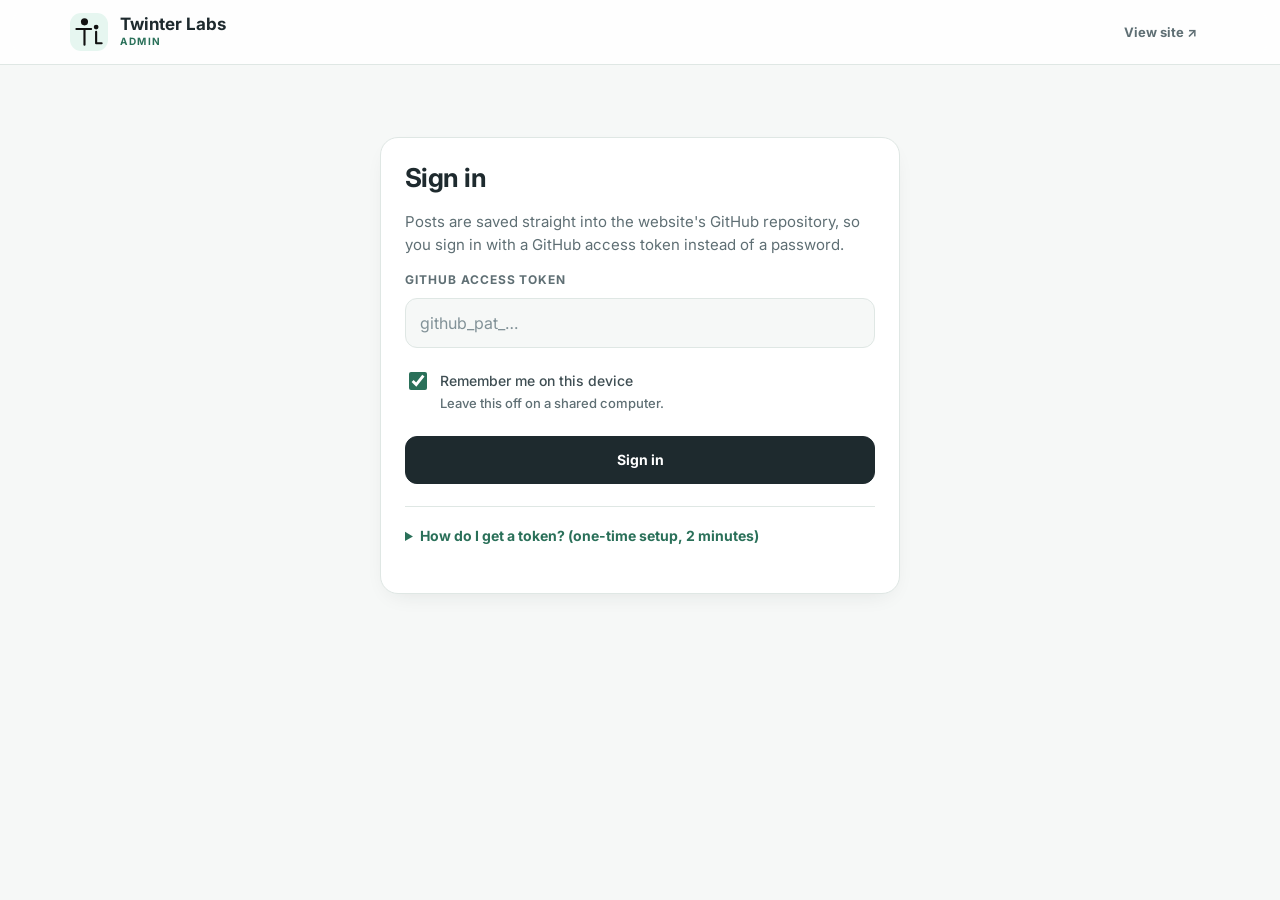
<file: admin.html>
<!DOCTYPE html>
<html lang="en">
<head>
    <meta charset="UTF-8">
    <link rel="icon" type="image/svg+xml" href="images/favicon.svg">
    <meta name="viewport" content="width=device-width, initial-scale=1.0">
    <meta name="robots" content="noindex, nofollow">
    <title>Twinter Labs Admin</title>
    <link rel="stylesheet" href="theme.css?v=20261119">
    <style>

        :root {
            --bg: #F6F8F7;
            --panel: #FFFFFF;
            --panel-2: #F6F8F7;
            --line: #DFE7E4;
            --line-strong: #C9D5D1;
            --text: #3F4E53;
            --muted: #5F6F74;
            --dim: #829298;
            --cyan: #2A7059;
            --cyan-soft: #82D4BB;
            --emerald: #3C7A54;
            --amber: #9A6B1F;
            --rose: #6F5468;
            --radius: 14px;
        }
        * { box-sizing: border-box; }
        html { -webkit-text-size-adjust: 100%; }
        body {
            margin: 0;
            background: var(--bg);
            color: var(--text);
            font-family: 'Inter', 'Noto Sans TC', system-ui, sans-serif;
            font-size: 15px;
            line-height: 1.55;
            -webkit-font-smoothing: antialiased;
        }
        [hidden] { display: none !important; }
        h1, h2, h3 { font-family: 'Inter', 'Noto Sans TC', system-ui, sans-serif; color: #1E2A2E; margin: 0; line-height: 1.25; }
        h1 { font-size: 26px; }
        h2 { font-size: 18px; }
        a { color: var(--cyan); }
        .mono { font-family: 'Inter', 'Noto Sans TC', system-ui, sans-serif; }
        .muted { color: var(--muted); }
        .small { font-size: 13px; }

        /* Top bar */
        .topbar { position: sticky; top: 0; z-index: 20; background: rgba(255, 255, 255, .85); backdrop-filter: blur(10px); border-bottom: 1px solid var(--line); }
        .topbar-inner { max-width: 1180px; margin: 0 auto; padding: 0 20px; height: 64px; display: flex; align-items: center; justify-content: space-between; gap: 12px; }
        .brand { display: flex; align-items: center; gap: 12px; text-decoration: none; }
        .brand-mark { width: 38px; height: 38px; border-radius: 11px; background: #E6F6F0; display: flex; align-items: center; justify-content: center; font-family: 'Inter', 'Noto Sans TC', system-ui, sans-serif; font-weight: 800; font-size: 18px; color: #1E2A2E; }
        .brand-mark img { width: 100%; height: 100%; display: block; }
        .brand-name { font-family: 'Inter', 'Noto Sans TC', system-ui, sans-serif; font-weight: 700; font-size: 17px; color: #1E2A2E; display: block; line-height: 1.2; }
        .brand-sub { font-size: 10px; letter-spacing: 0.15em; text-transform: uppercase; color: var(--cyan); font-weight: 700; display: block; }
        .topbar-actions { display: flex; align-items: center; gap: 8px; }

        .wrap { max-width: 1180px; margin: 0 auto; padding: 32px 20px 96px; }

        /* Buttons */
        .btn {
            display: inline-flex; align-items: center; justify-content: center; gap: 8px;
            min-height: 48px; padding: 0 18px; border-radius: 12px; border: 1px solid var(--line-strong);
            background: var(--panel); color: var(--text); font: inherit; font-weight: 700; font-size: 14px;
            cursor: pointer; text-decoration: none; transition: border-color .15s, background .15s, color .15s; white-space: nowrap;
        }
        .btn:hover { border-color: var(--cyan); color: #1E2A2E; }
        .btn:focus-visible, input:focus-visible, textarea:focus-visible, .tab:focus-visible, .dropzone:focus-visible { outline: 2px solid var(--cyan); outline-offset: 2px; }
        .btn[disabled] { opacity: .5; cursor: not-allowed; }
        .btn-primary { background: #1E2A2E; border-color: #1E2A2E; color: #FFFFFF; }
        .btn-primary:hover { background: #2A7059; border-color: #2A7059; color: #FFFFFF; }
        .btn-ghost { background: transparent; border-color: transparent; color: var(--muted); }
        .btn-ghost:hover { border-color: var(--line-strong); }
        .btn-danger { color: var(--rose); }
        .btn-danger:hover { border-color: var(--rose); color: var(--rose); }
        .btn-danger.armed { background: #6F5468; border-color: #6F5468; color: #FFFFFF; }
        .btn-sm { min-height: 44px; padding: 0 12px; font-size: 13px; border-radius: 10px; }

        /* Panels and forms */
        .panel { background: var(--panel); border: 1px solid var(--line); border-radius: 18px; padding: 24px; }
        label, .label { display: block; font-size: 12px; font-weight: 700; letter-spacing: 0.08em; text-transform: uppercase; color: var(--muted); margin-bottom: 8px; }
        input[type="text"], input[type="password"], input[type="date"], input[type="url"], textarea {
            width: 100%; background: var(--bg); border: 1px solid var(--line); border-radius: 12px; padding: 12px 14px;
            color: #1E2A2E; font: inherit; font-size: 16px;
        }
        input::placeholder, textarea::placeholder { color: var(--dim); }
        input:focus, textarea:focus { border-color: var(--cyan); outline: none; }
        textarea { min-height: 220px; resize: vertical; line-height: 1.7; border-top-left-radius: 0; border-top-right-radius: 0; }
        input[type="date"] { color-scheme: light; }
        .field { margin-bottom: 22px; }
        .hint { font-size: 13px; color: var(--dim); margin-top: 8px; }
        .check { display: flex; align-items: flex-start; gap: 10px; font-size: 14px; color: var(--text); text-transform: none; letter-spacing: 0; font-weight: 500; cursor: pointer; margin: 0; }
        .check input { width: 18px; height: 18px; margin-top: 2px; accent-color: var(--cyan); flex: none; }

        /* Notices */
        .notice { border-radius: 12px; padding: 12px 16px; font-size: 14px; border: 1px solid; margin-bottom: 20px; }
        .notice-ok { background: #E8F3EC; border-color: #82C09A; color: #3C7A54; }
        .notice-ok a { color: #1E2A2E; font-weight: 700; }
        .notice-err { background: #F2ECF0; border-color: #6F5468; color: #6F5468; }
        .notice-warn { background: #FBF4E6; border-color: #C9D5D1; color: #9A6B1F; }

        /* Sign in */
        .signin { max-width: 520px; margin: 40px auto 0; }
        .signin h1 { margin-bottom: 8px; }
        .steps { margin: 12px 0 0; padding-left: 20px; color: var(--muted); font-size: 14px; }
        .steps li { margin-bottom: 6px; }
        .steps b { color: var(--text); }
        details { margin-top: 22px; border-top: 1px solid var(--line); padding-top: 18px; }
        summary { cursor: pointer; font-weight: 700; color: var(--cyan); font-size: 14px; }

        /* Post list */
        .list-head { display: flex; align-items: center; justify-content: space-between; gap: 16px; margin-bottom: 24px; flex-wrap: wrap; }
        .post-row { display: flex; align-items: center; gap: 16px; padding: 14px; background: var(--panel); border: 1px solid var(--line); border-radius: 16px; margin-bottom: 12px; }
        .post-thumb { width: 88px; height: 66px; flex: none; border-radius: 10px; background: #E6F6F0 center/cover no-repeat; border: 1px solid var(--line); display: flex; align-items: center; justify-content: center; color: var(--dim); font-size: 11px; overflow: hidden; }
        .post-thumb img, .post-thumb video { width: 100%; height: 100%; object-fit: cover; display: block; }
        .post-info { flex: 1; min-width: 0; }
        .post-title { font-family: 'Inter', 'Noto Sans TC', system-ui, sans-serif; font-weight: 700; color: #1E2A2E; font-size: 16px; white-space: nowrap; overflow: hidden; text-overflow: ellipsis; }
        .post-meta { font-size: 12px; color: var(--muted); display: flex; gap: 10px; align-items: center; flex-wrap: wrap; margin-top: 4px; }
        .badge { display: inline-block; padding: 2px 8px; border-radius: 999px; font-size: 11px; font-weight: 700; border: 1px solid; }
        .badge-live { color: var(--emerald); border-color: #82C09A; background: #E8F3EC; }
        .badge-hidden { color: var(--amber); border-color: #C9D5D1; background: #FBF4E6; }
        .post-actions { display: flex; gap: 6px; flex: none; }
        .empty { text-align: center; padding: 64px 20px; border: 1px dashed var(--line-strong); border-radius: 18px; color: var(--muted); }
        .empty h2 { margin-bottom: 8px; }

        /* Editor */
        .editor-head { display: flex; align-items: center; gap: 14px; margin-bottom: 24px; flex-wrap: wrap; }
        .editor-grid { display: grid; grid-template-columns: minmax(0, 1.25fr) minmax(0, 1fr); gap: 24px; align-items: start; }
        .tabs { display: inline-flex; background: var(--bg); border: 1px solid var(--line); border-radius: 12px; padding: 4px; margin-bottom: 20px; }
        .tab { border: 0; background: transparent; color: var(--muted); font: inherit; font-weight: 700; font-size: 13px; padding: 8px 16px; border-radius: 9px; cursor: pointer; }
        .tab.active { background: var(--cyan); color: #FFFFFF; }
        .tab .dot { display: inline-block; width: 6px; height: 6px; border-radius: 50%; background: var(--emerald); margin-left: 6px; vertical-align: middle; }
        .tab.active .dot { background: #1E2A2E; }
        .toolbar { display: flex; gap: 4px; padding: 6px; background: var(--panel-2); border: 1px solid var(--line); border-bottom: 0; border-radius: 12px 12px 0 0; flex-wrap: wrap; }
        .tool { border: 0; background: transparent; color: var(--text); font: inherit; font-size: 13px; font-weight: 700; padding: 6px 12px; border-radius: 8px; cursor: pointer; }
        .tool:hover { background: var(--line); }

        .dropzone { border: 2px dashed var(--line-strong); border-radius: 16px; padding: 28px 20px; text-align: center; cursor: pointer; transition: border-color .15s, background .15s; background: var(--bg); }
        .dropzone:hover, .dropzone.over { border-color: var(--cyan); background: #E6F6F0; }
        .dropzone strong { display: block; color: #1E2A2E; font-size: 16px; margin-bottom: 4px; }
        .media-grid { display: grid; grid-template-columns: repeat(auto-fill, minmax(150px, 1fr)); gap: 12px; margin-top: 14px; }
        .media-item { position: relative; border: 1px solid var(--line); border-radius: 12px; overflow: hidden; background: #E6F6F0; }
        .media-item .frame { aspect-ratio: 4 / 3; display: flex; align-items: center; justify-content: center; overflow: hidden; }
        .media-item img, .media-item video { width: 100%; height: 100%; object-fit: cover; display: block; }
        .media-item .tag { position: absolute; top: 6px; left: 6px; padding: 2px 7px; border-radius: 6px; background: rgba(255, 255, 255, .9); color: #1E2A2E; font-size: 10px; font-weight: 700; letter-spacing: .05em; }
        .media-item .tag.cover { background: var(--cyan); color: #FFFFFF; left: auto; right: 6px; }
        .media-bar { display: flex; align-items: center; justify-content: space-between; gap: 4px; padding: 6px; background: var(--panel-2); font-size: 11px; color: var(--muted); }
        .media-bar .size { padding-left: 4px; white-space: nowrap; overflow: hidden; text-overflow: ellipsis; }
        .icon-btn { width: 44px; height: 44px; border-radius: 8px; border: 1px solid var(--line); background: var(--panel); color: var(--text); cursor: pointer; font-size: 14px; line-height: 1; flex: none; }
        .icon-btn:hover { border-color: var(--cyan); }
        .icon-btn.remove:hover { border-color: var(--rose); color: var(--rose); }
        .icon-btn[disabled] { opacity: .3; cursor: default; }
        .yt-row { display: flex; gap: 8px; margin-top: 14px; }
        .yt-row input { flex: 1; }
        .options { display: grid; grid-template-columns: 200px 1fr; gap: 20px; align-items: end; }

        /* Preview */
        .preview { position: sticky; top: 88px; }
        .preview-card { background: var(--bg); border: 1px solid var(--line); border-radius: 16px; padding: 22px; }
        .preview-date { font-size: 12px; color: var(--cyan); letter-spacing: .08em; }
        .preview-title { font-size: 24px; margin: 8px 0 16px; overflow-wrap: anywhere; }
        .preview-media { display: grid; grid-template-columns: repeat(3, 1fr); gap: 8px; margin-bottom: 18px; }
        .preview-media > * { border-radius: 10px; overflow: hidden; background: #E6F6F0; aspect-ratio: 1; position: relative; }
        .preview-media > *:first-child { grid-column: 1 / -1; aspect-ratio: 16 / 10; }
        .preview-media img, .preview-media video { width: 100%; height: 100%; object-fit: cover; display: block; }
        .post-body { color: #3F4E53; font-size: 15px; line-height: 1.85; overflow-wrap: anywhere; }
        .post-body p { margin: 0 0 1em; }
        .post-body h3 { font-size: 18px; margin: 1.4em 0 .6em; }
        .post-body ul, .post-body ol { margin: 0 0 1em; padding-left: 1.4em; }
        .post-body li { margin-bottom: .3em; }
        .post-body strong { color: #1E2A2E; }
        .post-body a { color: var(--cyan); }
        .preview-empty { color: var(--dim); font-size: 14px; }

        /* Publish bar */
        .publish-bar { position: fixed; left: 0; right: 0; bottom: 0; z-index: 30; background: rgba(255, 255, 255, .96); backdrop-filter: blur(10px); border-top: 1px solid var(--line); }
        .publish-inner { max-width: 1180px; margin: 0 auto; padding: 12px 20px; display: flex; align-items: center; gap: 16px; }
        .publish-status { flex: 1; min-width: 0; font-size: 13px; color: var(--muted); }
        .progress { height: 6px; background: var(--line); border-radius: 999px; overflow: hidden; margin-top: 6px; }
        .progress > i { display: block; height: 100%; width: 0; background: linear-gradient(90deg, var(--cyan), var(--emerald)); transition: width .2s; }

        /* Section tabs */
        .tabsbar { border-bottom: 1px solid var(--line); }
        .tabsbar-inner { max-width: 1180px; margin: 0 auto; padding: 0 20px; display: flex; gap: 4px; overflow-x: auto; }
        .navtab { border: 0; border-bottom: 2px solid transparent; background: transparent; color: var(--muted); font: inherit; font-weight: 700; font-size: 14px; padding: 14px 16px; cursor: pointer; white-space: nowrap; }
        .navtab:hover { color: #1E2A2E; }
        .navtab.active { color: #1E2A2E; border-bottom-color: var(--cyan); }
        .navtab .dot { display: inline-block; width: 7px; height: 7px; border-radius: 50%; background: var(--amber); margin-left: 7px; vertical-align: middle; }

        /* Home page editor */
        .home-panel { margin-bottom: 24px; }
        .home-panel > h2 { margin-bottom: 4px; }
        .home-panel > .lead { color: var(--muted); font-size: 13px; margin: 0 0 18px; }
        .image-grid { display: grid; grid-template-columns: repeat(auto-fill, minmax(260px, 1fr)); gap: 16px; }
        .image-card { display: flex; gap: 14px; padding: 14px; border: 1px solid var(--line); border-radius: 14px; background: var(--bg); }
        .image-card.changed, .link-row.changed input, .text-row textarea.changed { border-color: var(--cyan); }
        .image-card .pic { width: 104px; height: 104px; flex: none; border-radius: 12px; overflow: hidden; background: #E2E8F0; border: 1px solid var(--line); }
        .image-card .pic img { width: 100%; height: 100%; object-fit: cover; display: block; }
        .image-card .info { flex: 1; min-width: 0; display: flex; flex-direction: column; gap: 8px; align-items: flex-start; }
        .image-card .name { font-weight: 700; color: #1E2A2E; overflow-wrap: anywhere; }
        .image-card select { background: var(--panel); color: var(--text); border: 1px solid var(--line); border-radius: 8px; padding: 6px 8px; font: inherit; font-size: 13px; }
        .link-row { display: grid; grid-template-columns: 200px 1fr auto; gap: 12px; align-items: center; margin-bottom: 12px; }
        .link-row .name { font-weight: 700; color: #1E2A2E; }
        .link-row .uses { display: block; font-size: 12px; color: var(--dim); font-weight: 400; }
        .link-row.invalid input { border-color: var(--rose); }
        .link-btn { border: 0; background: transparent; color: var(--cyan); font: inherit; font-size: 12px; font-weight: 700; cursor: pointer; padding: 4px 6px; text-decoration: underline; }
        .text-group { border: 1px solid var(--line); border-radius: 14px; margin-bottom: 10px; padding: 0; background: var(--bg); }
        .text-group[open] { padding-bottom: 6px; }
        .text-group > summary { padding: 14px 16px; margin: 0; border: 0; color: #1E2A2E; font-size: 15px; list-style-position: inside; }
        .text-group > summary .count { color: var(--dim); font-weight: 400; font-size: 12px; margin-left: 8px; }
        .text-group > summary .edited { color: var(--cyan); font-size: 12px; margin-left: 8px; }
        .text-row { padding: 12px 16px; border-top: 1px solid var(--line); }
        .text-key { display: flex; align-items: center; justify-content: space-between; gap: 8px; font-size: 11px; color: var(--dim); margin-bottom: 8px; min-height: 22px; }
        .text-pair { display: grid; grid-template-columns: 1fr 1fr; gap: 12px; }
        .text-pair .lang-tag { display: block; font-size: 10px; font-weight: 700; letter-spacing: .08em; color: var(--muted); margin-bottom: 4px; }
        .text-row textarea { min-height: 0; border-radius: 10px; padding: 9px 11px; font-size: 14px; line-height: 1.5; }

        /* Home page app video */
        .app-video-row { display: flex; gap: 24px; align-items: flex-start; margin-top: 18px; }
        .phone-frame { width: 170px; flex: none; aspect-ratio: 9 / 19; border-radius: 24px; border: 4px solid var(--line-strong); background: #E6F6F0; overflow: hidden; }
        .phone-frame video { width: 100%; height: 100%; object-fit: cover; display: block; }
        .app-video-side { flex: 1; min-width: 0; }
        .app-video-actions { display: flex; flex-wrap: wrap; gap: 8px; margin: 14px 0; }

        @media (max-width: 900px) {
            .editor-grid { grid-template-columns: 1fr; }
            .preview { position: static; }
        }
        @media (max-width: 640px) {
            .wrap { padding: 24px 14px 110px; }
            .panel { padding: 18px; }
            .post-row { flex-wrap: wrap; }
            .post-actions { width: 100%; }
            .post-actions .btn { flex: 1; }
            .options { grid-template-columns: 1fr; }
            .brand-sub { display: none; }
            .yt-row { flex-direction: column; }
            .link-row { grid-template-columns: 1fr; gap: 6px; margin-bottom: 18px; }
            .text-pair { grid-template-columns: 1fr; }
            .tabsbar-inner { padding: 0 8px; }
            .app-video-row { flex-direction: column; align-items: center; }
            .app-video-side { width: 100%; }
        }

        .panel { box-shadow: 0 8px 24px -12px rgba(30,42,46,.14); min-width: 0; }
        .hint, .preview-empty, .link-row .uses, .text-key { color: var(--muted); }
        .tab, .tool, .link-btn, summary { min-height: 44px; }
        @media (max-width: 640px) {
            .topbar-inner { height: auto; min-height: 64px; flex-wrap: wrap; padding: 12px 20px; }
            .topbar-actions { max-width: 100%; overflow-x: auto; }
            .image-grid, .media-grid { grid-template-columns: minmax(0, 1fr); }
            .publish-inner { flex-wrap: wrap; gap: 8px; }
            .publish-status { flex-basis: 100%; }
            .wrap { padding-bottom: 180px; }
            .btn { max-width: 100%; white-space: normal; }
        }
    </style>
</head>
<body>

    <header class="topbar">
        <div class="topbar-inner">
            <a class="brand" href="admin.html">
                <span class="brand-mark"><img src="images/logo.svg" alt="Twinter Labs logo"></span>
                <span>
                    <span class="brand-name">Twinter Labs</span>
                    <span class="brand-sub mono">Admin</span>
                </span>
            </a>
            <div class="topbar-actions">
                <a class="btn btn-ghost btn-sm" href="posts.html" target="_blank" rel="noopener">View site ↗</a>
                <button type="button" class="btn btn-sm" id="signOutBtn" hidden>Sign out</button>
            </div>
        </div>
    </header>

    <nav class="tabsbar" id="tabsBar" hidden>
        <div class="tabsbar-inner">
            <button type="button" class="navtab" data-view="viewList">Posts</button>
            <button type="button" class="navtab" data-view="viewHome">Home page<span class="dot" id="homeTabDot" hidden></span></button>
            <button type="button" class="navtab" data-view="viewRequests">Customer requests</button>
        </div>
    </nav>

    <main class="wrap">

        <!-- Sign in -->
        <section id="viewSignIn" class="signin" hidden>
            <div class="panel">
                <h1>Sign in</h1>
                <p class="muted">Posts are saved straight into the website's GitHub repository, so you sign in with a GitHub access token instead of a password.</p>
                <div id="signInError" class="notice notice-err" hidden></div>
                <form id="signInForm">
                    <div class="field">
                        <label for="tokenInput">GitHub access token</label>
                        <input type="password" id="tokenInput" placeholder="github_pat_…" autocomplete="off" spellcheck="false" required>
                    </div>
                    <div class="field">
                        <label class="check"><input type="checkbox" id="rememberInput" checked> <span>Remember me on this device<br><span class="muted small">Leave this off on a shared computer.</span></span></label>
                    </div>
                    <button type="submit" class="btn btn-primary" id="signInBtn" style="width:100%">Sign in</button>
                </form>
                <details>
                    <summary>How do I get a token? (one-time setup, 2 minutes)</summary>
                    <ol class="steps">
                        <li>Open <a href="https://github.com/settings/personal-access-tokens/new" target="_blank" rel="noopener">GitHub → New fine-grained token</a> while logged in as the repository owner.</li>
                        <li>Give it a name such as <b>Twinter Labs admin</b> and pick an expiration date.</li>
                        <li>Under <b>Repository access</b> choose <b>Only select repositories</b> → <b id="repoNameHelp">twinter-labs</b>.</li>
                        <li>Under <b>Permissions → Repository permissions</b>, set <b>Contents</b> to <b>Read and write</b>.</li>
                        <li>Press <b>Generate token</b>, copy it, and paste it above.</li>
                    </ol>
                    <p class="hint">The token stays in this browser only. Anyone who has it can change the website, so treat it like a password.</p>
                </details>
            </div>
        </section>

        <!-- Post list -->
        <section id="viewList" hidden>
            <div class="list-head">
                <div>
                    <h1>Posts</h1>
                    <p class="muted small" id="listCount" style="margin:4px 0 0"></p>
                </div>
                <button type="button" class="btn btn-primary" id="newPostBtn">+ New post</button>
            </div>
            <div id="listNotice" class="notice notice-ok" hidden></div>
            <div id="listError" class="notice notice-err" hidden></div>
            <div id="postList"></div>
        </section>


        <!-- Home page content -->
        <section id="viewHome" hidden>
            <div class="list-head">
                <div>
                    <h1>Home page</h1>
                    <p class="muted small" style="margin:4px 0 0">Change the video, pictures, links and any text on the home page. Nothing changes on the website until you press Save.</p>
                </div>
            </div>
            <div id="homeNotice" class="notice notice-ok" hidden></div>
            <div id="homeError" class="notice notice-err" hidden></div>
            <p class="muted" id="homeLoading">Loading the home page…</p>
            <div id="homeBody" hidden>
            <div class="panel home-panel" id="appVideoPanel">
                <h2>App video</h2>
                <p class="muted small" style="margin:6px 0 0">The video that plays inside the phone in the “Mobile App Demo” section (Spirit Feeder).</p>
                <div class="app-video-row">
                    <div class="phone-frame"><video id="appVideoPreview" muted playsinline controls preload="metadata"></video></div>
                    <div class="app-video-side">
                        <div id="appVideoNotice" class="notice notice-ok" hidden></div>
                        <div id="appVideoError" class="notice notice-err" hidden></div>
                        <div id="appVideoWarn" class="notice notice-warn" hidden></div>
                        <p id="appVideoState" style="margin:0;color:#fff;font-weight:600"></p>
                        <div class="app-video-actions">
                            <button type="button" class="btn btn-primary" id="appVideoSave" hidden>Put this video on the website</button>
                            <button type="button" class="btn" id="appVideoPick">Choose a new video</button>
                            <button type="button" class="btn btn-ghost" id="appVideoDiscard" hidden>Cancel</button>
                            <button type="button" class="btn btn-danger" id="appVideoRestore" hidden>Go back to the original video</button>
                        </div>
                        <input type="file" id="appVideoInput" accept="video/mp4,video/webm,video/quicktime" hidden>
                        <div class="progress" id="appVideoProgress" hidden><i id="appVideoBar"></i></div>
                        <p class="hint">A vertical phone screen recording fits the frame best. Use MP4, ideally under 25 MB (95 MB is the limit).</p>
                    </div>
                </div>
            </div>

                <div class="panel home-panel">
                    <h2>Pictures</h2>
                    <p class="lead">Every picture on the home page. Replaced pictures are resized automatically.</p>
                    <div class="image-grid" id="imageList"></div>
                    <input type="file" id="imageInput" accept="image/jpeg,image/png,image/webp" hidden>
                </div>

                <div class="panel home-panel">
                    <h2>Links and social media</h2>
                    <p class="lead">Each address is changed everywhere it is used on the site. For email, just type the address.</p>
                    <div id="linkList"></div>
                </div>

                <div class="panel home-panel">
                    <h2>Text</h2>
                    <p class="lead">Every text on the home page, in Chinese and English, grouped by section. Some texts contain small codes such as <span class="mono">&lt;i class="…"&gt;&lt;/i&gt;</span> or <span class="mono">&lt;span …&gt;</span> — they make the icons and colours, so leave them and change only the words.</p>
                    <div class="field" style="margin-bottom:16px">
                        <input type="text" id="textSearch" placeholder="Search for a word to find its text box…" autocomplete="off">
                    </div>
                    <div id="textProblem" class="notice notice-warn" hidden></div>
                    <div id="textGroups"></div>
                    <p class="hint" id="textNoMatch" hidden>No text matches that search.</p>
                </div>
            </div>

            <div class="publish-bar" id="homeBar" hidden>
                <div class="publish-inner">
                    <div class="publish-status">
                        <span id="homeStatus">You have unsaved changes.</span>
                        <div class="progress" id="homeProgress" hidden><i id="homeProgressBar"></i></div>
                    </div>
                    <button type="button" class="btn btn-ghost" id="homeDiscardBtn">Discard</button>
                    <button type="button" class="btn btn-primary" id="homeSaveBtn">Save to website</button>
                </div>
            </div>
        </section>

        <!-- Customer requests -->
        <section id="viewRequests" hidden>
            <div class="list-head"><h1>Customer requests</h1></div>
            <div id="ordersNotice" class="notice notice-ok" hidden></div>
            <div id="ordersError" class="notice notice-err" hidden></div>
            <div class="panel home-panel">
                <h2>Where orders go</h2>
                <p class="lead" id="ordersState">Checking…</p>
                <div class="app-video-actions">
                    <a class="btn" id="sheetLink" href="#" target="_blank" rel="noopener" hidden>Open the orders sheet ↗</a>
                    <a class="btn" id="requestsLink" href="https://formspree.io/forms" target="_blank" rel="noopener">Open Formspree inbox ↗</a>
                </div>
            </div>

            <div class="panel home-panel">
                <h2>Send orders to our Gmail</h2>
                <p class="lead">One-time setup in the Google account that should receive the orders. After it, every order from the home page form is emailed to you and saved as a row in a Google Sheet.</p>
                <ol class="steps" style="margin-bottom:18px">
                    <li>Signed in to that Google account, create a new Google Sheet (type <b>sheets.new</b> in the address bar) and name it, for example, <b>Twinter Labs orders</b>.</li>
                    <li>In the sheet menu choose <b>Extensions → Apps Script</b>. Delete the code that is there, then paste the script below.</li>
                    <li>Check the email address on the line starting with <span class="mono">NOTIFY_EMAIL</span>, then press the save icon.</li>
                    <li>Press <b>Deploy → New deployment</b>, choose type <b>Web app</b>, set <b>Execute as: Me</b> and <b>Who has access: Anyone</b>, and press <b>Deploy</b>.</li>
                    <li>Google asks for permission the first time: press <b>Authorize access</b>, pick the account, then <b>Advanced → Go to … (unsafe) → Allow</b>. This warning appears because the script is your own and not reviewed by Google.</li>
                    <li>Copy the <b>Web app URL</b> (it ends in <span class="mono">/exec</span>) and paste it in the first box below. Copy the sheet's address from the browser into the second box, then press Save.</li>
                </ol>
                <div class="field">
                    <div style="display:flex;justify-content:space-between;align-items:center;gap:12px;margin-bottom:8px">
                        <span class="label" style="margin:0">Script to paste</span>
                        <button type="button" class="btn btn-sm" id="copyScriptBtn">Copy script</button>
                    </div>
                    <textarea id="scriptCode" readonly spellcheck="false" style="border-radius:12px;min-height:200px;font-family:'JetBrains Mono',ui-monospace,monospace;font-size:12px;line-height:1.5">// Twinter Labs order form -&gt; Gmail + Google Sheet
// Paste this into Extensions &gt; Apps Script of a Google Sheet, then deploy it as a Web app.
const NOTIFY_EMAIL = &#x27;Twinterlabs@gmail.com&#x27;;   // where each order is emailed
const SHEET_NAME = &#x27;Orders&#x27;;
const FIELDS = [&#x27;name&#x27;, &#x27;phone&#x27;, &#x27;email&#x27;, &#x27;category&#x27;, &#x27;mode&#x27;, &#x27;promo_code&#x27;, &#x27;discount_applied&#x27;, &#x27;preferred_date&#x27;, &#x27;meeting_format&#x27;, &#x27;details&#x27;];

function doPost(e) {
  const p = (e &amp;&amp; e.parameter) || {};
  if (p.website) return ContentService.createTextOutput(&#x27;ok&#x27;);   // hidden field filled in = spam bot

  // 1. Save the order as a new row
  const lock = LockService.getScriptLock();
  lock.waitLock(20000);
  try {
    const book = SpreadsheetApp.getActiveSpreadsheet();
    const sheet = book.getSheetByName(SHEET_NAME) || book.insertSheet(SHEET_NAME);
    if (sheet.getLastRow() === 0) sheet.appendRow([&#x27;Time&#x27;].concat(FIELDS));
    sheet.appendRow([new Date()].concat(FIELDS.map(function (f) { return plain(p[f]); })));
  } finally {
    lock.releaseLock();
  }

  // 2. Email it to the team; pressing Reply answers the customer
  const lines = FIELDS.map(function (f) { return f + &#x27;: &#x27; + (p[f] || &#x27;-&#x27;); });
  const options = {};
  if (/^[^\s@]+@[^\s@]+\.[^\s@]+$/.test(p.email || &#x27;&#x27;)) options.replyTo = p.email;
  MailApp.sendEmail(NOTIFY_EMAIL, p._subject || &#x27;[Twinter Labs] New order&#x27;, lines.join(&#x27;\n&#x27;), options);

  return ContentService.createTextOutput(&#x27;ok&#x27;);
}

// Stops a value such as &quot;=1+1&quot; from being run as a formula in the sheet
function plain(value) {
  const text = String(value || &#x27;&#x27;).slice(0, 5000);
  return /^[=+\-@]/.test(text) ? &quot;&#x27;&quot; + text : text;
}
</textarea>
                </div>
                <div class="field">
                    <label for="endpointInput">Web app URL</label>
                    <input type="text" id="endpointInput" placeholder="https://script.google.com/macros/s/…/exec" spellcheck="false" autocomplete="off">
                </div>
                <div class="field">
                    <label for="sheetInput">Google Sheet address (optional, for the button above)</label>
                    <input type="text" id="sheetInput" placeholder="https://docs.google.com/spreadsheets/d/…" spellcheck="false" autocomplete="off">
                </div>
                <div class="app-video-actions" style="margin-bottom:0">
                    <button type="button" class="btn btn-primary" id="ordersSaveBtn">Save</button>
                    <button type="button" class="btn btn-danger" id="ordersResetBtn" hidden>Go back to Formspree</button>
                </div>
                <p class="hint">After saving, send one test order from the home page and check that the email and the new row arrive. Until a Web app URL is saved, orders keep going to Formspree.</p>
            </div>
        </section>

        <!-- Editor -->
        <section id="viewEditor" hidden>
            <div class="editor-head">
                <button type="button" class="btn btn-sm" id="backBtn">← Posts</button>
                <h1 id="editorTitle">New post</h1>
            </div>
            <div id="editorError" class="notice notice-err" hidden></div>

            <div class="editor-grid">
                <div>
                    <div class="panel" style="margin-bottom:24px">
                        <div class="tabs" role="tablist">
                            <button type="button" class="tab active" data-lang="zh" role="tab">中文<span class="dot" hidden></span></button>
                            <button type="button" class="tab" data-lang="en" role="tab">English<span class="dot" hidden></span></button>
                        </div>
                        <div class="field">
                            <label for="titleInput" id="titleLabel">Title</label>
                            <input type="text" id="titleInput" maxlength="140">
                        </div>
                        <div class="field" style="margin-bottom:0">
                            <label for="bodyInput">Text</label>
                            <div class="toolbar">
                                <button type="button" class="tool" data-tool="bold" title="Bold"><b>B</b> Bold</button>
                                <button type="button" class="tool" data-tool="heading" title="Heading">H Heading</button>
                                <button type="button" class="tool" data-tool="list" title="Bullet list">• List</button>
                                <button type="button" class="tool" data-tool="link" title="Link">↗ Link</button>
                            </div>
                            <textarea id="bodyInput"></textarea>
                            <p class="hint" id="langHint"></p>
                        </div>
                    </div>

                    <div class="panel" style="margin-bottom:24px">
                        <h2 style="margin-bottom:14px">Pictures and videos</h2>
                        <div id="mediaWarn" class="notice notice-warn" hidden></div>
                        <div class="dropzone" id="dropzone" tabindex="0" role="button">
                            <strong>Drop pictures and videos here</strong>
                            <span class="muted small">or click to choose files — you can also paste a screenshot</span>
                        </div>
                        <input type="file" id="fileInput" accept="image/jpeg,image/png,image/webp,image/gif,video/mp4,video/webm,video/quicktime" multiple hidden>
                        <div class="media-grid" id="mediaGrid"></div>
                        <div class="yt-row">
                            <input type="url" id="ytInput" placeholder="Or paste a YouTube link (best for long videos)">
                            <button type="button" class="btn" id="ytAddBtn">Add YouTube video</button>
                        </div>
                        <p class="hint">Pictures are resized automatically. The first item is the cover shown on the post card. Videos work best as MP4 under 25 MB.</p>
                    </div>

                    <div class="panel">
                        <div class="options">
                            <div>
                                <label for="dateInput">Date</label>
                                <input type="date" id="dateInput">
                            </div>
                            <label class="check" style="padding-bottom:10px"><input type="checkbox" id="publishedInput" checked> <span>Show on the website<br><span class="muted small">Untick to save it without showing it yet.</span></span></label>
                        </div>
                    </div>
                </div>

                <aside class="preview">
                    <div class="label">Preview</div>
                    <div class="preview-card">
                        <div class="preview-date mono" id="pvDate"></div>
                        <h2 class="preview-title" id="pvTitle"></h2>
                        <div class="preview-media" id="pvMedia"></div>
                        <div class="post-body" id="pvBody"></div>
                    </div>
                </aside>
            </div>

            <div class="publish-bar">
                <div class="publish-inner">
                    <div class="publish-status">
                        <span id="publishStatus">Ready when you are.</span>
                        <div class="progress" id="progress" hidden><i id="progressBar"></i></div>
                    </div>
                    <button type="button" class="btn btn-ghost" id="cancelBtn">Cancel</button>
                    <button type="button" class="btn btn-primary" id="publishBtn">Publish post</button>
                </div>
            </div>
        </section>

    </main>

    <script src="posts.js"></script>
    <script>
    (function () {
        'use strict';

        /* ---------- Settings: change these if the repository moves ---------- */
        var REPO = { owner: 'FichieX', name: 'twinter-labs', branch: 'main' };
        var POSTS_PATH = 'content/posts.json';
        var MEDIA_DIR = 'content/media/';
        var SITE_PATH = 'content/site.json';                    // site-wide settings (home page app video)
        var APP_VIDEO_DIR = 'content/media/app-video/';         // holds only the uploaded home page app video
        var DEFAULT_APP_VIDEO = 'videos/spirit-feeder-demo.mp4';
        var SITE_IMG_DIR = 'content/media/site/';               // pictures replaced from the Home page tab
        var SITE_IMAGE_MAX_SIDE = 1200;
        var FORMSPREE_FORM_ID = 'xaeonapy';                     // same id as the order form in index.html
        var IMAGE_MAX_SIDE = 1920;          // longer side of uploaded pictures, in pixels
        var IMAGE_QUALITY = 0.85;
        var VIDEO_WARN_BYTES = 25 * 1024 * 1024;
        var VIDEO_MAX_BYTES = 95 * 1024 * 1024;   // GitHub rejects files of 100 MB and above
        var TOKEN_KEY = 'tl_admin_token';

        var API = 'https://api.github.com/repos/' + REPO.owner + '/' + REPO.name;
        var T = window.TLPosts;
        var $ = function (id) { return document.getElementById(id); };

        var token = null;
        var posts = [];
        var draft = null;
        var lang = 'zh';
        var dirty = false;
        var busy = false;
        var site = {};            // contents of content/site.json
        var pendingVideo = null;  // app video chosen but not saved yet
        var home = null;          // Home page tab: defaults read from index.html + the current edits
        var localPreviews = {};   // site path -> object URL, for files uploaded in this session

        $('repoNameHelp').textContent = REPO.name;
        $('requestsLink').href = 'https://formspree.io/forms/' + FORMSPREE_FORM_ID + '/submissions';

        /* ---------- GitHub API ---------- */
        function ApiError(status, message) {
            this.status = status;
            this.message = message;
        }

        function explain(err) {
            if (!(err instanceof ApiError)) {
                return 'Could not reach GitHub. Check your internet connection and try again.';
            }
            if (err.status === 401) return 'Your access token is not valid any more. Sign out and sign in with a new token.';
            if (err.status === 403 || err.status === 404) {
                return 'GitHub refused the request. Make sure the token has access to the "' + REPO.name + '" repository with Contents set to "Read and write".';
            }
            if (err.status === 413 || err.status === 422) return 'GitHub rejected the upload (' + (err.message || 'file too large or invalid') + ').';
            return 'GitHub returned an error (' + err.status + (err.message ? ': ' + err.message : '') + '). Please try again.';
        }

        function gh(path, options) {
            options = options || {};
            var headers = { 'Accept': options.raw ? 'application/vnd.github.raw+json' : 'application/vnd.github+json' };
            if (token) headers['Authorization'] = 'Bearer ' + token;
            if (options.body) headers['Content-Type'] = 'application/json';
            return fetch(API + path, {
                method: options.method || 'GET',
                headers: headers,
                body: options.body ? JSON.stringify(options.body) : undefined,
                cache: 'no-store'
            }).then(function (res) {
                if (!res.ok) {
                    return res.json().catch(function () { return {}; }).then(function (data) {
                        throw new ApiError(res.status, data && data.message);
                    });
                }
                return options.raw ? res.text() : res.json();
            });
        }

        function readPosts(ref) {
            return gh('/contents/' + POSTS_PATH + '?ref=' + encodeURIComponent(ref), { raw: true })
                .then(function (text) {
                    var data = JSON.parse(text);
                    if (!data || !Array.isArray(data.posts)) data = { posts: [] };
                    return data;
                })
                .catch(function (err) {
                    if (err instanceof ApiError && err.status === 404) return { posts: [] };
                    throw err;
                });
        }

        function readSite(ref) {
            return gh('/contents/' + SITE_PATH + '?ref=' + encodeURIComponent(ref), { raw: true })
                .then(function (text) {
                    var data = JSON.parse(text);
                    return data && typeof data === 'object' && !Array.isArray(data) ? data : {};
                })
                .catch(function (err) {
                    if (err instanceof ApiError && err.status === 404) return {};
                    throw err;
                });
        }

        function fileToBase64(blob) {
            return new Promise(function (resolve, reject) {
                var reader = new FileReader();
                reader.onload = function () { resolve(String(reader.result).split(',')[1] || ''); };
                reader.onerror = function () { reject(new Error('read failed')); };
                reader.readAsDataURL(blob);
            });
        }

        // Uploads one file to GitHub and reports upload progress (0..1).
        function uploadBlob(blob, onProgress) {
            return fileToBase64(blob).then(function (base64) {
                return new Promise(function (resolve, reject) {
                    var xhr = new XMLHttpRequest();
                    xhr.open('POST', API + '/git/blobs');
                    xhr.setRequestHeader('Accept', 'application/vnd.github+json');
                    xhr.setRequestHeader('Authorization', 'Bearer ' + token);
                    xhr.setRequestHeader('Content-Type', 'application/json');
                    xhr.upload.onprogress = function (event) {
                        if (event.lengthComputable && onProgress) onProgress(event.loaded / event.total);
                    };
                    xhr.onload = function () {
                        var data = {};
                        try { data = JSON.parse(xhr.responseText); } catch (e) { /* ignore */ }
                        if (xhr.status >= 200 && xhr.status < 300 && data.sha) resolve(data.sha);
                        else reject(new ApiError(xhr.status, data.message));
                    };
                    xhr.onerror = function () { reject(new Error('network')); };
                    xhr.send(JSON.stringify({ content: base64, encoding: 'base64' }));
                });
            });
        }

        /*
         * Writes one commit: updated posts.json (or site.json when change.target is 'site')
         * + new media files − removed media files. The JSON file is re-read from the newest
         * commit first, so edits made on another device are kept. Retries if the branch
         * moved while we were working.
         */
        function commitChange(change, attempt) {
            attempt = attempt || 1;
            var head, baseTree, nextData;
            var isSite = change.target === 'site';
            return gh('/git/ref/heads/' + REPO.branch)
                .then(function (ref) {
                    head = ref.object.sha;
                    return gh('/git/commits/' + head);
                })
                .then(function (commit) {
                    baseTree = commit.tree.sha;
                    return Promise.all([gh('/git/trees/' + baseTree + '?recursive=1'), isSite ? readSite(head) : readPosts(head)]);
                })
                .then(function (results) {
                    var existing = {};
                    (results[0].tree || []).forEach(function (entry) {
                        if (entry.type === 'blob') existing[entry.path] = true;
                    });
                    nextData = change.mutate(results[1]);

                    var entries = [{
                        path: isSite ? SITE_PATH : POSTS_PATH, mode: '100644', type: 'blob',
                        content: JSON.stringify(nextData, null, 2) + '\n'
                    }];
                    var added = {};
                    (change.files || []).forEach(function (file) {
                        added[file.path] = true;
                        entries.push({ path: file.path, mode: '100644', type: 'blob', sha: file.sha });
                    });
                    var doomed = {};
                    (change.removePaths || []).forEach(function (path) {
                        if (existing[path] && !added[path]) doomed[path] = true;
                    });
                    (change.removeDirs || []).forEach(function (dir) {
                        Object.keys(existing).forEach(function (path) {
                            if (path.indexOf(dir) === 0 && !added[path]) doomed[path] = true;
                        });
                    });
                    if (change.prune) {
                        // remove files in a folder that the saved data no longer points to
                        var keep = {};
                        change.prune.keep(nextData).forEach(function (path) { keep[path] = true; });
                        Object.keys(existing).forEach(function (path) {
                            if (path.indexOf(change.prune.dir) === 0 && !keep[path] && !added[path]) doomed[path] = true;
                        });
                    }
                    Object.keys(doomed).forEach(function (path) {
                        entries.push({ path: path, mode: '100644', type: 'blob', sha: null });
                    });
                    return gh('/git/trees', { method: 'POST', body: { base_tree: baseTree, tree: entries } });
                })
                .then(function (tree) {
                    return gh('/git/commits', { method: 'POST', body: { message: change.message, tree: tree.sha, parents: [head] } });
                })
                .then(function (commit) {
                    return gh('/git/refs/heads/' + REPO.branch, { method: 'PATCH', body: { sha: commit.sha } });
                })
                .then(function () { return nextData; })
                .catch(function (err) {
                    if (err instanceof ApiError && err.status === 422 && attempt < 3) return commitChange(change, attempt + 1);
                    throw err;
                });
        }

        /* ---------- Views ---------- */
        function show(view) {
            ['viewSignIn', 'viewList', 'viewEditor', 'viewHome', 'viewRequests'].forEach(function (id) { $(id).hidden = id !== view; });
            $('signOutBtn').hidden = view === 'viewSignIn';
            $('tabsBar').hidden = view === 'viewSignIn' || view === 'viewEditor';
            document.querySelectorAll('.navtab').forEach(function (tab) {
                tab.classList.toggle('active', tab.getAttribute('data-view') === view);
            });
            window.scrollTo(0, 0);
        }

        function setNotice(id, html) {
            var el = $(id);
            el.hidden = !html;
            el.innerHTML = html || '';
        }

        /* ---------- Sign in ---------- */
        function storedToken() {
            try { return sessionStorage.getItem(TOKEN_KEY) || localStorage.getItem(TOKEN_KEY); } catch (e) { return null; }
        }
        function storeToken(value, remember) {
            try {
                sessionStorage.removeItem(TOKEN_KEY);
                localStorage.removeItem(TOKEN_KEY);
                if (value) (remember ? localStorage : sessionStorage).setItem(TOKEN_KEY, value);
            } catch (e) { /* storage unavailable: stay signed in for this page only */ }
        }

        function signIn(value, remember, silent) {
            token = value;
            return gh('').then(function (repo) {
                if (repo.permissions && repo.permissions.push === false) {
                    throw new ApiError(403, 'no write access');
                }
                if (!silent) storeToken(value, remember);
                return loadList();
            }).catch(function (err) {
                token = null;
                if (err instanceof ApiError && err.status === 401) storeToken(null);
                show('viewSignIn');
                var message = err instanceof ApiError && err.status === 401
                    ? 'That token was not accepted. Check that you copied all of it and that it has not expired.'
                    : explain(err);
                setNotice('signInError', T.esc(message));
            });
        }

        $('signInForm').addEventListener('submit', function (event) {
            event.preventDefault();
            var value = $('tokenInput').value.trim();
            if (!value) return;
            var button = $('signInBtn');
            button.disabled = true;
            button.textContent = 'Checking…';
            setNotice('signInError', '');
            signIn(value, $('rememberInput').checked).then(function () {
                button.disabled = false;
                button.textContent = 'Sign in';
                $('tokenInput').value = '';
            });
        });

        $('signOutBtn').addEventListener('click', function () {
            if (!confirmLeave()) return;
            if (homeDirty() && !window.confirm('Sign out without saving your home page changes?')) return;
            storeToken(null);
            token = null;
            posts = [];
            draft = null;
            dirty = false;
            home = null;
            pendingVideo = null;
            refreshHomeBar();
            setNotice('signInError', '');
            show('viewSignIn');
        });

        /* ---------- Post list ---------- */
        function loadList(notice) {
            show('viewList');
            setNotice('listError', '');
            setNotice('listNotice', notice || '');
            $('postList').innerHTML = '<p class="muted loading">Loading posts…</p>';
            return readPosts(REPO.branch).then(function (data) {
                posts = T.sortPosts(data.posts);
                renderList();
            }).catch(function (err) {
                if ($('postList').querySelector('.loading')) $('postList').innerHTML = '';
                if (sessionExpired(err)) return;
                setNotice('listError', T.esc(explain(err)));
            });
        }

        // Token expired or was revoked: back to the sign-in screen.
        function sessionExpired(err) {
            if (!(err instanceof ApiError) || err.status !== 401) return false;
            storeToken(null);
            token = null;
            show('viewSignIn');
            setNotice('signInError', T.esc(explain(err)));
            return true;
        }

        document.querySelectorAll('.navtab').forEach(function (tab) {
            tab.addEventListener('click', function () {
                if (busy) return;
                var view = tab.getAttribute('data-view');
                if (view === 'viewList') loadList();
                else if (view === 'viewHome') openHome();
                else if (view === 'viewRequests') openRequests();
                else show(view);
            });
        });

        function previewSrc(path) {
            return localPreviews[path] || path;
        }

        function thumbHTML(post) {
            var cover = T.coverOf(post);
            if (!cover) return '<span>No media</span>';
            if (cover.video) return '<video src="' + T.esc(previewSrc(cover.video)) + '#t=0.1" muted playsinline preload="metadata"></video>';
            return '<img src="' + T.esc(previewSrc(cover.src)) + '" alt="">';
        }

        function renderList() {
            var live = posts.filter(function (post) { return post.published !== false; }).length;
            $('listCount').textContent = posts.length
                ? posts.length + (posts.length === 1 ? ' post' : ' posts') + ' · ' + live + ' showing on the website'
                : '';
            if (!posts.length) {
                $('postList').innerHTML = '<div class="empty"><h2>No posts yet</h2><p>Press “New post” to write your first one.</p></div>';
                return;
            }
            $('postList').innerHTML = posts.map(function (post) {
                var count = (post.media || []).length;
                var isLive = post.published !== false;
                return '<div class="post-row" data-id="' + T.esc(post.id) + '">' +
                    '<div class="post-thumb">' + thumbHTML(post) + '</div>' +
                    '<div class="post-info">' +
                        '<div class="post-title">' + T.esc(T.pick(post.title, 'zh') || '(untitled)') + '</div>' +
                        '<div class="post-meta"><span class="mono">' + T.esc(T.formatDate(post.date)) + '</span>' +
                            '<span class="badge ' + (isLive ? 'badge-live">Live' : 'badge-hidden">Hidden') + '</span>' +
                            (count ? '<span>' + count + (count === 1 ? ' file' : ' files') + '</span>' : '') +
                        '</div>' +
                    '</div>' +
                    '<div class="post-actions">' +
                        '<button type="button" class="btn btn-sm" data-action="edit">Edit</button>' +
                        (isLive ? '<a class="btn btn-sm" href="' + T.esc(T.postUrl(post)) + '" target="_blank" rel="noopener">View</a>' : '') +
                        '<button type="button" class="btn btn-sm btn-danger" data-action="delete">Delete</button>' +
                    '</div>' +
                '</div>';
            }).join('');
        }

        $('postList').addEventListener('click', function (event) {
            var button = event.target.closest('button[data-action]');
            if (!button || busy) return;
            var id = button.closest('.post-row').getAttribute('data-id');
            var post = posts.filter(function (item) { return item.id === id; })[0];
            if (!post) return;
            if (button.getAttribute('data-action') === 'edit') { openEditor(post); return; }

            // Delete needs a second click to confirm.
            if (!button.classList.contains('armed')) {
                button.classList.add('armed');
                button.textContent = 'Really delete?';
                setTimeout(function () {
                    if (button.isConnected && !busy) { button.classList.remove('armed'); button.textContent = 'Delete'; }
                }, 4000);
                return;
            }
            busy = true;
            button.disabled = true;
            button.textContent = 'Deleting…';
            commitChange({
                message: 'Delete post: ' + (T.pick(post.title, 'zh') || post.id),
                removeDirs: [MEDIA_DIR + post.id + '/'],
                mutate: function (data) {
                    data.posts = data.posts.filter(function (item) { return item.id !== post.id; });
                    return data;
                }
            }).then(function () {
                busy = false;
                return loadList('Post deleted. It will disappear from the website in about a minute.');
            }).catch(function (err) {
                busy = false;
                renderList();
                setNotice('listError', T.esc(explain(err)));
            });
        });

        $('newPostBtn').addEventListener('click', function () { openEditor(null); });

        /* ---------- Home page app video ---------- */
        function customAppVideo() {
            return site && site.appVideo && site.appVideo.src ? site.appVideo : null;
        }

        function renderAppVideo() {
            var custom = customAppVideo();
            var video = $('appVideoPreview');
            var src = pendingVideo ? pendingVideo.url : previewSrc(custom ? custom.src : DEFAULT_APP_VIDEO);
            var poster = pendingVideo ? pendingVideo.posterUrl : (custom && custom.poster ? previewSrc(custom.poster) : null);
            if (poster) video.setAttribute('poster', poster); else video.removeAttribute('poster');
            if (video.getAttribute('src') !== src) video.setAttribute('src', src);

            $('appVideoState').textContent = pendingVideo
                ? 'New video chosen (' + formatBytes(pendingVideo.file.size) + '). It is not on the website yet.'
                : custom ? 'The website is showing a video you uploaded.' : 'The website is showing the original video.';
            $('appVideoPick').textContent = pendingVideo ? 'Choose a different video' : 'Choose a new video';
            $('appVideoSave').hidden = !pendingVideo;
            $('appVideoDiscard').hidden = !pendingVideo;
            $('appVideoRestore').hidden = !!pendingVideo || !custom;
            $('appVideoRestore').classList.remove('armed');
            $('appVideoRestore').textContent = 'Go back to the original video';
        }

        function setAppVideoBusy(value, fraction) {
            busy = value;
            ['appVideoSave', 'appVideoPick', 'appVideoDiscard', 'appVideoRestore', 'newPostBtn'].forEach(function (id) { $(id).disabled = value; });
            $('appVideoProgress').hidden = !value;
            $('appVideoBar').style.width = Math.round((fraction || 0) * 100) + '%';
        }

        $('appVideoPick').addEventListener('click', function () { if (!busy) $('appVideoInput').click(); });
        $('appVideoInput').addEventListener('change', function () {
            var file = this.files && this.files[0];
            this.value = '';
            if (!file || busy) return;
            setNotice('appVideoNotice', '');
            setNotice('appVideoError', '');
            setNotice('appVideoWarn', '');
            if (!/^video\/(mp4|webm|quicktime)$/.test(file.type)) {
                setNotice('appVideoError', T.esc(file.name) + ' is not a supported video. Use MP4 (or WebM).');
                return;
            }
            if (file.size > VIDEO_MAX_BYTES) {
                setNotice('appVideoError', T.esc(file.name) + ' is ' + formatBytes(file.size) + '. The limit is 95 MB — export a shorter or smaller version.');
                return;
            }
            var warnings = [];
            if (file.size > VIDEO_WARN_BYTES) warnings.push('This video is ' + formatBytes(file.size) + '. It will work, but visitors on slow connections will wait for it.');
            if (file.type === 'video/quicktime') warnings.push('MOV files do not play in every browser. MP4 is safer.');
            setNotice('appVideoWarn', warnings.join('<br>'));
            var url = URL.createObjectURL(file);
            makePoster(url).then(function (poster) {
                pendingVideo = { file: file, url: url, poster: poster, posterUrl: poster ? URL.createObjectURL(poster) : null };
                renderAppVideo();
            });
        });

        $('appVideoDiscard').addEventListener('click', function () {
            if (busy) return;
            pendingVideo = null;
            setNotice('appVideoWarn', '');
            renderAppVideo();
        });

        $('appVideoSave').addEventListener('click', function () {
            if (busy || !pendingVideo) return;
            var chosen = pendingVideo;
            var ext = { 'video/mp4': 'mp4', 'video/webm': 'webm', 'video/quicktime': 'mov' }[chosen.file.type];
            var base = APP_VIDEO_DIR + 'app-video-' + randomId(6);
            var entry = { src: base + '.' + ext };
            var files = [];
            setNotice('appVideoNotice', '');
            setNotice('appVideoError', '');
            setAppVideoBusy(true, 0);

            uploadBlob(chosen.file, function (fraction) { setAppVideoBusy(true, fraction * 0.9); })
                .then(function (sha) {
                    files.push({ path: entry.src, sha: sha });
                    if (!chosen.poster) return null;
                    return uploadBlob(chosen.poster).then(function (posterSha) {
                        entry.poster = base + '-cover.jpg';
                        files.push({ path: entry.poster, sha: posterSha });
                    });
                })
                .then(function () {
                    setAppVideoBusy(true, 0.95);
                    return commitChange({
                        target: 'site',
                        message: 'Replace home page app video',
                        files: files,
                        removeDirs: [APP_VIDEO_DIR],     // clears the previously uploaded video
                        mutate: function (data) { data.appVideo = entry; return data; }
                    });
                })
                .then(function (next) {
                    site = next;
                    localPreviews[entry.src] = chosen.url;
                    if (entry.poster) localPreviews[entry.poster] = chosen.posterUrl;
                    pendingVideo = null;
                    setAppVideoBusy(false);
                    setNotice('appVideoWarn', '');
                    setNotice('appVideoNotice', 'Video replaced. The home page updates in about a minute.');
                    renderAppVideo();
                })
                .catch(function (err) {
                    setAppVideoBusy(false);
                    setNotice('appVideoError', T.esc(explain(err)) + ' Your video is still selected — try again.');
                });
        });

        $('appVideoRestore').addEventListener('click', function () {
            var button = this;
            if (busy) return;
            if (!button.classList.contains('armed')) {
                button.classList.add('armed');
                button.textContent = 'Really remove your video?';
                setTimeout(function () {
                    if (!busy && button.classList.contains('armed')) { button.classList.remove('armed'); button.textContent = 'Go back to the original video'; }
                }, 4000);
                return;
            }
            setNotice('appVideoNotice', '');
            setNotice('appVideoError', '');
            setAppVideoBusy(true, 0.5);
            commitChange({
                target: 'site',
                message: 'Restore original home page app video',
                removeDirs: [APP_VIDEO_DIR],
                mutate: function (data) { delete data.appVideo; return data; }
            }).then(function (next) {
                site = next;
                setAppVideoBusy(false);
                setNotice('appVideoNotice', 'The original video is back. The home page updates in about a minute.');
                renderAppVideo();
            }).catch(function (err) {
                setAppVideoBusy(false);
                renderAppVideo();
                setNotice('appVideoError', T.esc(explain(err)));
            });
        });

        /* ---------- Home page: text, links, pictures ---------- */
        var SECTION_LABELS = {
            top: 'Top bar', nav: 'Menu', header: 'Top of the page (hero)', services: 'Pricing and packages',
            portfolio: 'Live websites', apps: 'Mobile app demo', updates: 'Latest updates', founders: 'Founders',
            process: 'Process and FAQ', 'quick-request': 'Order form', contact: 'Footer and contact',
            other: 'Form hints, buttons and messages'
        };

        // Finds the { ... } that follows a marker in a script, skipping braces inside strings and comments.
        function extractObjectLiteral(source, marker) {
            var from = source.indexOf(marker);
            if (from < 0) return null;
            var start = source.indexOf('{', from);
            var depth = 0, quote = null;
            for (var i = start; i >= 0 && i < source.length; i++) {
                var ch = source[i];
                if (quote) {
                    if (ch === '\\') i++;
                    else if (ch === quote) quote = null;
                    continue;
                }
                if (ch === '"' || ch === "'" || ch === '`') { quote = ch; continue; }
                if (ch === '/' && source[i + 1] === '/') { i = source.indexOf('\n', i); if (i < 0) break; continue; }
                if (ch === '/' && source[i + 1] === '*') { i = source.indexOf('*/', i) + 1; if (i < 1) break; continue; }
                if (ch === '{') depth++;
                else if (ch === '}' && --depth === 0) return source.slice(start, i + 1);
            }
            return null;
        }

        function linkLabel(href) {
            if (/^mailto:/i.test(href)) return 'Email address';
            if (/^tel:/i.test(href)) return 'Phone number';
            var host = (/^https?:\/\/([^\/?#]+)/i.exec(href) || [])[1] || href;
            var known = [[/line\.me$/i, 'LINE'], [/instagram\.com$/i, 'Instagram'], [/facebook\.com$/i, 'Facebook'], [/github\.com$/i, 'GitHub'],
                [/linkedin\.com$/i, 'LinkedIn'], [/(youtube\.com|youtu\.be)$/i, 'YouTube'], [/(twitter\.com|x\.com)$/i, 'X / Twitter'], [/tiktok\.com$/i, 'TikTok'], [/threads\.(net|com)$/i, 'Threads']];
            // e.g. "GitHub · FichieX", so two people's profiles on the same network can be told apart
            var parts = href.replace(/^https?:\/\/[^\/?#]+\/?/i, '').split(/[?#]/)[0].split('/').filter(Boolean);
            var handle = parts[0] === 'in' || parts[0] === 'company' || parts[0] === 'ti' ? '' : parts[0];
            if (/linkedin\.com$/i.test(host) && parts[1]) handle = parts[1].replace(/-[0-9a-f]{6,}$/i, '');
            for (var i = 0; i < known.length; i++) if (known[i][0].test(host)) return known[i][1] + (handle ? ' · ' + handle : '');
            return 'Website: ' + host.replace(/^www\./i, '');
        }

        // Accepts what people actually type: a bare email address or a domain without https://
        function normalizeLink(value) {
            var v = String(value || '').trim();
            if (/^[^\s@\/:]+@[^\s@\/]+\.[^\s@\/]+$/.test(v)) return 'mailto:' + v;
            if (v && !/^[a-z][a-z0-9+.-]*:/i.test(v) && /^[^\s\/]+\.[^\s]+$/.test(v)) return 'https://' + v;
            return v;
        }
        function validLink(value) {
            return /^(https?:\/\/|mailto:|tel:)\S+$/i.test(value);
        }

        // Reads index.html: every text key with its original wording, every outside link, every picture.
        function buildHome(html, saved) {
            var doc = new DOMParser().parseFromString(html, 'text/html');
            var dict = { zh: {}, en: {} };
            var textProblem = false;
            try {
                var parsed = new Function('return (' + extractObjectLiteral(html, 'const translations') + ');')();
                dict.zh = (parsed && parsed.zh) || {};
                dict.en = (parsed && parsed.en) || {};
            } catch (e) { textProblem = true; }

            var defaults = {}, groups = [], groupIndex = {};
            function addKey(groupId, key, zh, en) {
                if (defaults[key]) return;
                if (groupIndex[groupId] === undefined) { groupIndex[groupId] = groups.length; groups.push({ id: groupId, keys: [] }); }
                groups[groupIndex[groupId]].keys.push(key);
                defaults[key] = { zh: zh, en: en };
            }
            doc.querySelectorAll('[data-i18n]').forEach(function (el) {
                var key = el.getAttribute('data-i18n');
                var holder = el.closest('section, nav, header, footer');
                var inline = el.innerHTML.replace(/\s+/g, ' ').trim();
                addKey(holder ? (holder.id || holder.tagName.toLowerCase()) : 'top', key,
                    typeof dict.zh[key] === 'string' ? dict.zh[key] : inline,
                    typeof dict.en[key] === 'string' ? dict.en[key] : '');
            });
            Object.keys(dict.zh).concat(Object.keys(dict.en)).forEach(function (key) {
                if (typeof dict.zh[key] !== 'string' && typeof dict.en[key] !== 'string') return;
                addKey('other', key, typeof dict.zh[key] === 'string' ? dict.zh[key] : '', typeof dict.en[key] === 'string' ? dict.en[key] : '');
            });

            var links = [], linkIndex = {};
            function addLink(href) {
                if (!validLink(href)) return;
                if (linkIndex[href] === undefined) { linkIndex[href] = links.length; links.push({ href: href, label: linkLabel(href), count: 0 }); }
                links[linkIndex[href]].count++;
            }
            doc.querySelectorAll('a[href]').forEach(function (a) { addLink(a.getAttribute('href')); });
            ['zh', 'en'].forEach(function (lang) {
                Object.keys(dict[lang]).forEach(function (key) {
                    var value = dict[lang][key], match, pattern = /href=["']([^"']+)["']/g;
                    if (typeof value !== 'string') return;
                    while ((match = pattern.exec(value))) if (linkIndex[match[1]] === undefined) addLink(match[1]);
                });
            });

            var images = [], imageSeen = {};
            doc.querySelectorAll('img[src]').forEach(function (img) {
                var src = img.getAttribute('src');
                if (!src || imageSeen[src]) return;
                imageSeen[src] = true;
                images.push({ src: src, label: img.getAttribute('alt') || src.split('/').pop() });
            });

            var state = { defaults: defaults, groups: groups, linkList: links, imageList: images, textProblem: textProblem, text: {}, links: {}, images: {} };
            var savedText = (saved && saved.text) || {}, savedLinks = (saved && saved.links) || {}, savedImages = (saved && saved.images) || {};
            Object.keys(defaults).forEach(function (key) {
                var over = savedText[key] || {};
                state.text[key] = {
                    zh: typeof over.zh === 'string' ? over.zh : defaults[key].zh,
                    en: typeof over.en === 'string' ? over.en : defaults[key].en
                };
            });
            links.forEach(function (link) { state.links[link.href] = validLink(savedLinks[link.href]) ? savedLinks[link.href] : link.href; });
            images.forEach(function (image) {
                var over = savedImages[image.src];
                state.images[image.src] = over && over.src ? { src: over.src, pos: over.pos || 'top' } : null;
            });
            state.saved = JSON.stringify(homePayload(state));
            return state;
        }

        // What gets written to site.json: only the things that differ from index.html.
        function homePayload(state) {
            var text = {}, links = {}, images = {};
            Object.keys(state.text).forEach(function (key) {
                ['zh', 'en'].forEach(function (lang) {
                    if (state.text[key][lang] !== state.defaults[key][lang]) {
                        (text[key] = text[key] || {})[lang] = state.text[key][lang];
                    }
                });
            });
            Object.keys(state.links).forEach(function (href) {
                var value = normalizeLink(state.links[href]);
                if (value && value !== href) links[href] = value;
            });
            Object.keys(state.images).forEach(function (src) {
                var item = state.images[src];
                if (item) images[src] = { src: item.file ? SITE_IMG_DIR + item.name : item.src, pos: item.pos };
            });
            return { text: text, links: links, images: images };
        }
        function homeDirty() {
            return !!home && JSON.stringify(homePayload(home)) !== home.saved;
        }
        function refreshHomeBar() {
            var isDirty = homeDirty();
            $('homeBar').hidden = !isDirty && !busy;
            $('homeTabDot').hidden = !isDirty;
            if (isDirty && !busy) $('homeStatus').textContent = 'You have unsaved changes.';
        }

        function openHome() {
            show('viewHome');
            if (home) { refreshHomeBar(); return Promise.resolve(); }   // keep unsaved edits when switching tabs
            setNotice('homeError', '');
            $('homeLoading').hidden = false;
            $('homeBody').hidden = true;
            return Promise.all([readSite(REPO.branch), gh('/contents/index.html?ref=' + encodeURIComponent(REPO.branch), { raw: true })])
                .then(function (results) {
                    site = results[0];
                    home = buildHome(results[1], site);
                    renderAppVideo();
                    renderImages();
                    renderLinks();
                    renderTexts();
                    $('textSearch').value = '';
                    setNotice('textProblem', home.textProblem ? 'The text list could not be read fully from index.html, so some texts may be missing here.' : '');
                    $('homeLoading').hidden = true;
                    $('homeBody').hidden = false;
                    refreshHomeBar();
                })
                .catch(function (err) {
                    $('homeLoading').hidden = true;
                    if (sessionExpired(err)) return;
                    setNotice('homeError', T.esc(explain(err)));
                });
        }

        /* Pictures */
        var imageTarget = null;
        function renderImages() {
            var positions = { top: 'center top', center: 'center', bottom: 'center bottom' };
            $('imageList').innerHTML = home.imageList.map(function (image, index) {
                var item = home.images[image.src];
                var shown = item ? (item.preview || previewSrc(item.src)) : image.src;
                var options = ['top', 'center', 'bottom'].map(function (pos) {
                    return '<option value="' + pos + '"' + (item && item.pos === pos ? ' selected' : '') + '>Show the ' + pos + ' of the picture</option>';
                }).join('');
                return '<div class="image-card' + (item ? ' changed' : '') + '" data-index="' + index + '">' +
                    '<div class="pic"><img src="' + T.esc(shown) + '" alt="" style="object-position:' + (item ? positions[item.pos] : 'center top') + '"></div>' +
                    '<div class="info">' +
                        '<span class="name">' + T.esc(image.label) + '</span>' +
                        '<button type="button" class="btn btn-sm" data-act="replace">' + (item ? 'Choose another picture' : 'Replace picture') + '</button>' +
                        (item ? '<select data-act="pos" aria-label="Which part of the picture to show">' + options + '</select>' +
                            '<button type="button" class="link-btn" data-act="original">Use the original picture</button>' : '') +
                    '</div>' +
                '</div>';
            }).join('') || '<p class="muted">There are no pictures on the home page.</p>';
        }
        $('imageList').addEventListener('click', function (event) {
            var button = event.target.closest('button[data-act]');
            if (!button || busy) return;
            var image = home.imageList[Number(button.closest('.image-card').getAttribute('data-index'))];
            if (button.getAttribute('data-act') === 'replace') {
                imageTarget = image.src;
                $('imageInput').click();
            } else {
                home.images[image.src] = null;
                renderImages();
                refreshHomeBar();
            }
        });
        $('imageList').addEventListener('change', function (event) {
            var select = event.target.closest('select[data-act]');
            if (!select) return;
            var image = home.imageList[Number(select.closest('.image-card').getAttribute('data-index'))];
            if (home.images[image.src]) home.images[image.src].pos = select.value;
            renderImages();
            refreshHomeBar();
        });
        $('imageInput').addEventListener('change', function () {
            var file = this.files && this.files[0];
            var target = imageTarget;
            this.value = '';
            if (!file || !target || busy || !home) return;
            setNotice('homeError', '');
            if (!/^image\/(jpeg|png|webp)$/.test(file.type)) {
                setNotice('homeError', T.esc(file.name) + ' is not a supported picture. Use JPG, PNG or WebP.');
                return;
            }
            processImage(file, SITE_IMAGE_MAX_SIDE).then(function (result) {
                var previous = home.images[target];
                home.images[target] = {
                    file: result.blob, name: 'pic-' + randomId(6) + '.' + result.ext,
                    preview: URL.createObjectURL(result.blob), pos: previous ? previous.pos : 'top'
                };
                renderImages();
                refreshHomeBar();
            }).catch(function () {
                setNotice('homeError', T.esc(file.name) + ' could not be read. Try saving it as JPG or PNG.');
            });
        });

        /* Links */
        function renderLinks() {
            $('linkList').innerHTML = home.linkList.map(function (link, index) {
                var value = home.links[link.href];
                var changed = normalizeLink(value) !== link.href;
                return '<div class="link-row' + (changed ? ' changed' : '') + '" data-index="' + index + '">' +
                    '<div class="name">' + T.esc(link.label) + '<span class="uses">used ' + link.count + (link.count === 1 ? ' time' : ' times') + '</span></div>' +
                    '<input type="text" value="' + T.esc(/^mailto:/i.test(value) ? value.replace(/^mailto:/i, '') : value) + '" spellcheck="false" autocomplete="off" aria-label="' + T.esc(link.label) + '">' +
                    '<button type="button" class="link-btn" data-act="reset"' + (changed ? '' : ' hidden') + '>Reset</button>' +
                '</div>';
            }).join('') || '<p class="muted">There are no outside links on the home page.</p>';
        }
        function linkRowState(row) {
            var link = home.linkList[Number(row.getAttribute('data-index'))];
            var value = normalizeLink(home.links[link.href]);
            row.classList.toggle('changed', value !== link.href);
            row.classList.toggle('invalid', !!value && !validLink(value));
            row.querySelector('[data-act=reset]').hidden = value === link.href;
        }
        $('linkList').addEventListener('input', function (event) {
            var row = event.target.closest('.link-row');
            if (!row) return;
            var link = home.linkList[Number(row.getAttribute('data-index'))];
            home.links[link.href] = event.target.value.trim() ? event.target.value : link.href;
            linkRowState(row);
            refreshHomeBar();
        });
        $('linkList').addEventListener('click', function (event) {
            var button = event.target.closest('button[data-act=reset]');
            if (!button || busy) return;
            var link = home.linkList[Number(button.closest('.link-row').getAttribute('data-index'))];
            home.links[link.href] = link.href;
            renderLinks();
            refreshHomeBar();
        });

        /* Text */
        function textRows(value) {
            return Math.max(1, Math.min(6, Math.ceil(String(value).length / 34)));
        }
        function renderTexts() {
            $('textGroups').innerHTML = home.groups.map(function (group) {
                var rows = group.keys.map(function (key) {
                    var cells = ['zh', 'en'].map(function (lang) {
                        var value = home.text[key][lang];
                        var changed = value !== home.defaults[key][lang];
                        return '<div><span class="lang-tag">' + (lang === 'zh' ? '中文' : 'ENGLISH') + '</span>' +
                            '<textarea data-lang="' + lang + '" rows="' + textRows(value) + '"' + (changed ? ' class="changed"' : '') + ' aria-label="' + key + ' ' + lang + '">' + T.esc(value) + '</textarea></div>';
                    }).join('');
                    return '<div class="text-row" data-key="' + T.esc(key) + '">' +
                        '<div class="text-key"><span class="mono">' + T.esc(key) + '</span><button type="button" class="link-btn" data-act="reset" hidden>Reset to original</button></div>' +
                        '<div class="text-pair">' + cells + '</div></div>';
                }).join('');
                return '<details class="text-group" data-group="' + T.esc(group.id) + '"><summary>' + T.esc(SECTION_LABELS[group.id] || group.id) +
                    '<span class="count">' + group.keys.length + (group.keys.length === 1 ? ' text' : ' texts') + '</span><span class="edited"></span></summary>' + rows + '</details>';
            }).join('');
            document.querySelectorAll('#textGroups .text-row').forEach(textRowState);
            home.groups.forEach(textGroupState);
        }
        function textRowState(row) {
            var key = row.getAttribute('data-key');
            var changed = false;
            row.querySelectorAll('textarea').forEach(function (area) {
                var differs = home.text[key][area.getAttribute('data-lang')] !== home.defaults[key][area.getAttribute('data-lang')];
                area.classList.toggle('changed', differs);
                changed = changed || differs;
            });
            row.querySelector('[data-act=reset]').hidden = !changed;
        }
        function textGroupState(group) {
            var edited = group.keys.filter(function (key) {
                return home.text[key].zh !== home.defaults[key].zh || home.text[key].en !== home.defaults[key].en;
            }).length;
            var el = document.querySelector('#textGroups .text-group[data-group="' + group.id + '"] .edited');
            if (el) el.textContent = edited ? edited + ' changed' : '';
        }
        function groupOfRow(row) {
            var id = row.closest('.text-group').getAttribute('data-group');
            return home.groups.filter(function (group) { return group.id === id; })[0];
        }
        $('textGroups').addEventListener('input', function (event) {
            var area = event.target.closest('textarea');
            if (!area) return;
            var row = area.closest('.text-row');
            home.text[row.getAttribute('data-key')][area.getAttribute('data-lang')] = area.value;
            textRowState(row);
            textGroupState(groupOfRow(row));
            refreshHomeBar();
        });
        $('textGroups').addEventListener('click', function (event) {
            var button = event.target.closest('button[data-act=reset]');
            if (!button || busy) return;
            var row = button.closest('.text-row');
            var key = row.getAttribute('data-key');
            home.text[key] = { zh: home.defaults[key].zh, en: home.defaults[key].en };
            row.querySelectorAll('textarea').forEach(function (area) { area.value = home.text[key][area.getAttribute('data-lang')]; });
            textRowState(row);
            textGroupState(groupOfRow(row));
            refreshHomeBar();
        });
        $('textSearch').addEventListener('input', function () {
            var query = this.value.trim().toLowerCase();
            var any = false;
            document.querySelectorAll('#textGroups .text-group').forEach(function (group) {
                var visible = 0;
                group.querySelectorAll('.text-row').forEach(function (row) {
                    var key = row.getAttribute('data-key');
                    var hit = !query || (key + '\n' + home.text[key].zh + '\n' + home.text[key].en).toLowerCase().indexOf(query) >= 0;
                    row.hidden = !hit;
                    if (hit) visible++;
                });
                group.hidden = !visible;
                group.open = !!query && visible > 0;
                any = any || visible > 0;
            });
            $('textNoMatch').hidden = any;
        });

        /* Save / discard */
        function setHomeBusy(value, text, fraction) {
            busy = value;
            ['homeSaveBtn', 'homeDiscardBtn', 'appVideoPick', 'appVideoSave', 'appVideoRestore'].forEach(function (id) { $(id).disabled = value; });
            if (text) $('homeStatus').textContent = text;
            $('homeProgress').hidden = fraction === undefined;
            if (fraction !== undefined) $('homeProgressBar').style.width = Math.round(fraction * 100) + '%';
            refreshHomeBar();
        }

        $('homeDiscardBtn').addEventListener('click', function () {
            if (busy || !home) return;
            if (!window.confirm('Discard all unsaved changes on this tab?')) return;
            home = null;
            setNotice('homeNotice', '');
            openHome();
        });

        $('homeSaveBtn').addEventListener('click', function () {
            if (busy || !homeDirty()) return;
            setNotice('homeNotice', '');
            setNotice('homeError', '');
            var badRow = null;
            document.querySelectorAll('#linkList .link-row').forEach(function (row) {
                linkRowState(row);
                if (!badRow && row.classList.contains('invalid')) badRow = row;
            });
            if (badRow) {
                setNotice('homeError', 'One of the links is not a full address. Use something like https://instagram.com/yourname or an email address.');
                badRow.scrollIntoView({ block: 'center' });
                badRow.querySelector('input').focus();
                return;
            }

            var uploads = Object.keys(home.images).map(function (src) { return home.images[src]; })
                .filter(function (item) { return item && item.file && !item.sha; });
            var chain = Promise.resolve();
            setHomeBusy(true, 'Saving…', 0.05);
            uploads.forEach(function (item, index) {
                chain = chain.then(function () {
                    setHomeBusy(true, 'Uploading picture ' + (index + 1) + ' of ' + uploads.length + '…', 0.1 + 0.7 * index / uploads.length);
                    return uploadBlob(item.file).then(function (sha) { item.sha = sha; });
                });
            });
            chain.then(function () {
                setHomeBusy(true, 'Saving to the website…', 0.9);
                var payload = homePayload(home);
                var files = Object.keys(home.images).map(function (src) { return home.images[src]; })
                    .filter(function (item) { return item && item.file; })
                    .map(function (item) { return { path: SITE_IMG_DIR + item.name, sha: item.sha }; });
                return commitChange({
                    target: 'site',
                    message: 'Update home page content',
                    files: files,
                    prune: {
                        dir: SITE_IMG_DIR,
                        keep: function (next) {
                            return Object.keys(next.images || {}).map(function (src) { return next.images[src].src; });
                        }
                    },
                    mutate: function (data) {
                        ['text', 'links', 'images'].forEach(function (part) {
                            if (Object.keys(payload[part]).length) data[part] = payload[part];
                            else delete data[part];
                        });
                        return data;
                    }
                });
            }).then(function (next) {
                site = next;
                Object.keys(home.images).forEach(function (src) {
                    var item = home.images[src];
                    if (item && item.file) {
                        localPreviews[SITE_IMG_DIR + item.name] = item.preview;
                        home.images[src] = { src: SITE_IMG_DIR + item.name, pos: item.pos };
                    }
                });
                Object.keys(home.links).forEach(function (href) { home.links[href] = normalizeLink(home.links[href]) || href; });
                home.saved = JSON.stringify(homePayload(home));
                setHomeBusy(false);
                renderImages();
                renderLinks();
                setNotice('homeNotice', 'Saved. The website updates in about a minute — <a href="index.html" target="_blank" rel="noopener">open the home page ↗</a>');
                window.scrollTo(0, 0);
            }).catch(function (err) {
                setHomeBusy(false, 'Not saved yet. Your changes are still here — try again.');
                setNotice('homeError', T.esc(explain(err)));
                window.scrollTo(0, 0);
            });
        });

        /* ---------- Customer requests: where the order form sends ---------- */
        function endpointOk(url) {
            return /^https:\/\/script\.google\.com\/macros\/s\/[\w-]+\/exec$/.test(url);
        }
        function sheetOk(url) {
            return /^https:\/\/docs\.google\.com\/spreadsheets\/\S+$/.test(url);
        }
        function renderOrders() {
            var orders = (site && site.orders) || {};
            var live = endpointOk(orders.endpoint || '');
            $('ordersState').textContent = live
                ? 'Orders from the home page form are emailed to you by your Google script and saved in your Google Sheet.'
                : 'Orders from the home page form currently go to Formspree.';
            $('endpointInput').value = orders.endpoint || '';
            $('sheetInput').value = orders.sheet || '';
            $('sheetLink').hidden = !(live && sheetOk(orders.sheet || ''));
            if (!$('sheetLink').hidden) $('sheetLink').href = orders.sheet;
            $('requestsLink').textContent = live ? 'Older orders in Formspree ↗' : 'Open Formspree inbox ↗';
            $('ordersResetBtn').hidden = !live;
            $('ordersResetBtn').classList.remove('armed');
            $('ordersResetBtn').textContent = 'Go back to Formspree';
        }
        function openRequests() {
            show('viewRequests');
            setNotice('ordersError', '');
            return readSite(REPO.branch).then(function (data) {
                site = data;
                renderOrders();
            }).catch(function (err) {
                if (sessionExpired(err)) return;
                setNotice('ordersError', T.esc(explain(err)));
            });
        }
        function saveOrders(next, message, notice) {
            busy = true;
            $('ordersSaveBtn').disabled = $('ordersResetBtn').disabled = true;
            setNotice('ordersNotice', '');
            setNotice('ordersError', '');
            return commitChange({
                target: 'site',
                message: message,
                mutate: function (data) {
                    if (next) data.orders = next; else delete data.orders;
                    return data;
                }
            }).then(function (saved) {
                site = saved;
                setNotice('ordersNotice', notice);
            }).catch(function (err) {
                setNotice('ordersError', T.esc(explain(err)));
            }).then(function () {
                busy = false;
                $('ordersSaveBtn').disabled = $('ordersResetBtn').disabled = false;
                renderOrders();
                window.scrollTo(0, 0);
            });
        }
        $('ordersSaveBtn').addEventListener('click', function () {
            if (busy) return;
            var endpoint = $('endpointInput').value.trim();
            var sheet = $('sheetInput').value.trim();
            setNotice('ordersNotice', '');
            if (!endpointOk(endpoint)) {
                setNotice('ordersError', 'That is not a Web app URL. It should start with https://script.google.com/macros/s/ and end with /exec.');
                window.scrollTo(0, 0);
                return;
            }
            if (sheet && !sheetOk(sheet)) {
                setNotice('ordersError', 'The sheet address should start with https://docs.google.com/spreadsheets/.');
                window.scrollTo(0, 0);
                return;
            }
            var next = { endpoint: endpoint };
            if (sheet) next.sheet = sheet;
            saveOrders(next, 'Send order form to Google script', 'Saved. In about a minute, new orders will go to your Gmail and sheet. Send a test order from the home page to check.');
        });
        $('ordersResetBtn').addEventListener('click', function () {
            var button = this;
            if (busy) return;
            if (!button.classList.contains('armed')) {
                button.classList.add('armed');
                button.textContent = 'Really switch back?';
                return;
            }
            saveOrders(null, 'Send order form back to Formspree', 'Orders go to Formspree again (after about a minute).');
        });
        $('copyScriptBtn').addEventListener('click', function () {
            var area = $('scriptCode');
            var button = this;
            var done = function () { button.textContent = 'Copied'; setTimeout(function () { button.textContent = 'Copy script'; }, 2000); };
            if (navigator.clipboard && navigator.clipboard.writeText) {
                navigator.clipboard.writeText(area.value).then(done, function () { area.select(); });
            } else {
                area.select();
                try { document.execCommand('copy'); done(); } catch (e) { /* user can copy manually */ }
            }
        });

        /* ---------- Editor ---------- */
        function today() {
            var now = new Date();
            var pad = function (n) { return (n < 10 ? '0' : '') + n; };
            return now.getFullYear() + '-' + pad(now.getMonth() + 1) + '-' + pad(now.getDate());
        }
        function randomId(length) {
            var chars = 'abcdefghijklmnopqrstuvwxyz0123456789';
            var out = '';
            for (var i = 0; i < length; i++) out += chars.charAt(Math.floor(Math.random() * chars.length));
            return out;
        }
        function textPair(field) {
            if (typeof field === 'string') return { zh: field, en: '' };
            return { zh: (field && field.zh) || '', en: (field && field.en) || '' };
        }

        function openEditor(post) {
            var date = post ? post.date : today();
            draft = {
                isNew: !post,
                id: post ? post.id : date.replace(/-/g, '') + '-' + randomId(5),
                date: date,
                published: post ? post.published !== false : true,
                title: textPair(post && post.title),
                body: textPair(post && post.body),
                media: post ? (post.media || []).map(function (item) { return Object.assign({}, item); }) : [],
                originalPaths: []
            };
            draft.media.forEach(function (item) {
                if (item.src && item.type !== 'youtube') draft.originalPaths.push(item.src);
                if (item.poster) draft.originalPaths.push(item.poster);
            });
            lang = 'zh';
            dirty = false;
            $('editorTitle').textContent = post ? 'Edit post' : 'New post';
            $('publishBtn').textContent = post ? 'Save changes' : 'Publish post';
            $('dateInput').value = draft.date;
            $('publishedInput').checked = draft.published;
            $('ytInput').value = '';
            setNotice('editorError', '');
            setNotice('mediaWarn', '');
            setStatus('Ready when you are.');
            syncLangFields();
            renderMedia();
            renderPreview();
            show('viewEditor');
            $('titleInput').focus();
        }

        function syncLangFields() {
            document.querySelectorAll('.tab').forEach(function (tab) {
                var tabLang = tab.getAttribute('data-lang');
                tab.classList.toggle('active', tabLang === lang);
                tab.querySelector('.dot').hidden = !(draft.title[tabLang] || draft.body[tabLang]);
            });
            $('titleInput').value = draft.title[lang];
            $('bodyInput').value = draft.body[lang];
            $('titleInput').placeholder = lang === 'zh' ? '例如：新作品上線 — 陽光咖啡廳官網' : 'e.g. New launch — Sunshine Café website';
            $('bodyInput').placeholder = lang === 'zh' ? '寫下這篇貼文的內容…' : 'Write the English version here…';
            $('langHint').textContent = lang === 'zh'
                ? 'Leave an empty line between paragraphs. Links are turned into clickable links automatically.'
                : 'Optional. If you leave English empty, English visitors see the Chinese text.';
        }

        function markDirty() { dirty = true; }

        document.querySelectorAll('.tab').forEach(function (tab) {
            tab.addEventListener('click', function () {
                lang = tab.getAttribute('data-lang');
                syncLangFields();
                renderPreview();
            });
        });
        $('titleInput').addEventListener('input', function () { draft.title[lang] = this.value; markDirty(); refreshDots(); renderPreview(); });
        $('bodyInput').addEventListener('input', function () { draft.body[lang] = this.value; markDirty(); refreshDots(); renderPreview(); });
        $('dateInput').addEventListener('input', function () { draft.date = this.value; markDirty(); renderPreview(); });
        $('publishedInput').addEventListener('change', function () { draft.published = this.checked; markDirty(); });

        function refreshDots() {
            document.querySelectorAll('.tab').forEach(function (tab) {
                var tabLang = tab.getAttribute('data-lang');
                tab.querySelector('.dot').hidden = !(draft.title[tabLang] || draft.body[tabLang]);
            });
        }

        // Formatting buttons
        document.querySelectorAll('.tool').forEach(function (button) {
            button.addEventListener('click', function () {
                var area = $('bodyInput');
                var start = area.selectionStart, end = area.selectionEnd;
                var value = area.value;
                var selected = value.slice(start, end);
                var lineStart = value.lastIndexOf('\n', start - 1) + 1;
                var tool = button.getAttribute('data-tool');
                var before = value.slice(0, start), after = value.slice(end);
                var insert, selFrom, selTo;

                if (tool === 'bold') {
                    var text = selected || (lang === 'zh' ? '粗體文字' : 'bold text');
                    insert = '**' + text + '**';
                    selFrom = start + 2; selTo = selFrom + text.length;
                } else if (tool === 'link') {
                    var label = selected || (lang === 'zh' ? '連結文字' : 'link text');
                    insert = '[' + label + '](https://)';
                    selFrom = start + label.length + 3; selTo = selFrom + 8;
                } else {
                    var prefix = tool === 'heading' ? '## ' : '- ';
                    before = value.slice(0, lineStart);
                    var block = value.slice(lineStart, end);
                    insert = block.split('\n').map(function (line) { return prefix + line; }).join('\n');
                    selFrom = selTo = lineStart + insert.length;
                }
                area.value = before + insert + after;
                area.focus();
                area.setSelectionRange(selFrom, selTo);
                draft.body[lang] = area.value;
                markDirty();
                refreshDots();
                renderPreview();
            });
        });

        /* ---------- Media ---------- */
        function formatBytes(bytes) {
            if (bytes >= 1024 * 1024) return (bytes / 1024 / 1024).toFixed(1) + ' MB';
            return Math.max(1, Math.round(bytes / 1024)) + ' KB';
        }

        function loadImage(file) {
            if (window.createImageBitmap) {
                return createImageBitmap(file, { imageOrientation: 'from-image' }).catch(function () { return loadImageElement(file); });
            }
            return loadImageElement(file);
        }
        function loadImageElement(file) {
            return new Promise(function (resolve, reject) {
                var url = URL.createObjectURL(file);
                var img = new Image();
                img.onload = function () { resolve(img); };
                img.onerror = function () { URL.revokeObjectURL(url); reject(new Error('unreadable')); };
                img.src = url;
            });
        }
        function canvasToBlob(canvas, type, quality) {
            return new Promise(function (resolve) { canvas.toBlob(resolve, type, quality); });
        }

        // Shrinks big pictures to IMAGE_MAX_SIDE and saves them as JPEG. Small files and GIFs are kept as they are.
        function processImage(file, maxSide) {
            var originalExt = { 'image/jpeg': 'jpg', 'image/png': 'png', 'image/webp': 'webp', 'image/gif': 'gif' }[file.type];
            return loadImage(file).then(function (image) {
                var width = image.width, height = image.height;
                var scale = Math.min(1, (maxSide || IMAGE_MAX_SIDE) / Math.max(width, height));
                var keepLimit = file.type === 'image/png' ? 1500 * 1024 : 400 * 1024;
                if (file.type === 'image/gif' || (scale === 1 && file.size <= keepLimit)) {
                    return { blob: file, ext: originalExt, w: width, h: height };
                }
                var canvas = document.createElement('canvas');
                canvas.width = Math.round(width * scale);
                canvas.height = Math.round(height * scale);
                var ctx = canvas.getContext('2d');
                ctx.fillStyle = '#ffffff';
                ctx.fillRect(0, 0, canvas.width, canvas.height);
                ctx.drawImage(image, 0, 0, canvas.width, canvas.height);
                return canvasToBlob(canvas, 'image/jpeg', IMAGE_QUALITY).then(function (blob) {
                    if (!blob || (scale === 1 && blob.size >= file.size)) {
                        return { blob: file, ext: originalExt, w: width, h: height };
                    }
                    return { blob: blob, ext: 'jpg', w: canvas.width, h: canvas.height };
                });
            });
        }

        // Grabs a still frame from a video to use as its cover picture. Resolves null if the browser cannot decode it.
        function makePoster(url) {
            return new Promise(function (resolve) {
                var video = document.createElement('video');
                var done = false;
                var finish = function (value) { if (!done) { done = true; clearTimeout(timer); resolve(value); } };
                var timer = setTimeout(function () { finish(null); }, 8000);
                video.muted = true;
                video.playsInline = true;
                video.preload = 'auto';
                video.onerror = function () { finish(null); };
                video.onloadeddata = function () {
                    var target = Math.min(0.5, (video.duration || 1) / 2);
                    if (Math.abs(video.currentTime - target) < 0.01) video.onseeked();
                    else video.currentTime = target;
                };
                video.onseeked = function () {
                    if (!video.videoWidth) { finish(null); return; }
                    try {
                        var scale = Math.min(1, 1280 / Math.max(video.videoWidth, video.videoHeight));
                        var canvas = document.createElement('canvas');
                        canvas.width = Math.round(video.videoWidth * scale);
                        canvas.height = Math.round(video.videoHeight * scale);
                        canvas.getContext('2d').drawImage(video, 0, 0, canvas.width, canvas.height);
                        canvasToBlob(canvas, 'image/jpeg', 0.8).then(finish);
                    } catch (e) { finish(null); }
                };
                video.src = url;
            });
        }

        function addFiles(fileList) {
            var files = Array.prototype.slice.call(fileList || []);
            if (!files.length || busy) return;
            var problems = [];
            var chain = Promise.resolve();
            setStatus('Preparing files…');

            files.forEach(function (file) {
                chain = chain.then(function () {
                    var isImage = /^image\/(jpeg|png|webp|gif)$/.test(file.type);
                    var isVideo = /^video\/(mp4|webm|quicktime)$/.test(file.type);
                    if (isImage) {
                        return processImage(file).then(function (result) {
                            draft.media.push({
                                type: 'image', isNew: true, file: result.blob,
                                name: 'img-' + randomId(6) + '.' + result.ext,
                                w: result.w, h: result.h,
                                preview: URL.createObjectURL(result.blob)
                            });
                        }).catch(function () {
                            problems.push(T.esc(file.name) + ' could not be read. Try saving it as JPG or PNG.');
                        });
                    }
                    if (isVideo) {
                        if (file.size > VIDEO_MAX_BYTES) {
                            problems.push(T.esc(file.name) + ' is ' + formatBytes(file.size) + '. GitHub accepts files up to 95 MB — upload it to YouTube and paste the link instead.');
                            return;
                        }
                        if (file.size > VIDEO_WARN_BYTES) {
                            problems.push(T.esc(file.name) + ' is ' + formatBytes(file.size) + '. It will work, but it uploads slowly and loads slowly for visitors. A YouTube link is faster.');
                        }
                        if (file.type === 'video/quicktime') {
                            problems.push(T.esc(file.name) + ' is a MOV file, which does not play in every browser. MP4 is safer.');
                        }
                        var ext = { 'video/mp4': 'mp4', 'video/webm': 'webm', 'video/quicktime': 'mov' }[file.type];
                        var base = 'vid-' + randomId(6);
                        var url = URL.createObjectURL(file);
                        return makePoster(url).then(function (poster) {
                            draft.media.push({
                                type: 'video', isNew: true, file: file, name: base + '.' + ext,
                                posterFile: poster, posterName: base + '-cover.jpg',
                                posterPreview: poster ? URL.createObjectURL(poster) : null,
                                preview: url
                            });
                        });
                    }
                    problems.push(T.esc(file.name) + ' is not a supported file type. Use JPG, PNG, WebP, GIF, MP4 or WebM.');
                });
            });

            chain.then(function () {
                setNotice('mediaWarn', problems.join('<br>'));
                setStatus('Ready when you are.');
                markDirty();
                renderMedia();
                renderPreview();
            });
        }

        function itemPreview(item) {
            if (item.type === 'youtube') return 'https://i.ytimg.com/vi/' + item.id + '/hqdefault.jpg';
            if (item.type === 'video') return item.posterPreview || (item.poster ? previewSrc(item.poster) : null);
            return item.preview || previewSrc(item.src);
        }
        function itemVisual(item) {
            var still = itemPreview(item);
            if (still) return '<img src="' + T.esc(still) + '" alt="">';
            return '<video src="' + T.esc(item.preview || previewSrc(item.src)) + '#t=0.1" muted playsinline preload="metadata"></video>';
        }

        function renderMedia() {
            var grid = $('mediaGrid');
            grid.innerHTML = draft.media.map(function (item, index) {
                var label = item.type === 'youtube' ? 'YouTube' : item.type === 'video' ? 'Video' : 'Picture';
                var size = item.file ? formatBytes(item.file.size) : (item.type === 'youtube' ? 'link' : 'saved');
                return '<div class="media-item" data-index="' + index + '">' +
                    '<div class="frame">' + itemVisual(item) + '</div>' +
                    '<span class="tag">' + label + '</span>' +
                    (index === 0 ? '<span class="tag cover">Cover</span>' : '') +
                    '<div class="media-bar">' +
                        '<span class="size">' + size + '</span>' +
                        '<span style="display:flex;gap:4px">' +
                            '<button type="button" class="icon-btn" data-move="-1" title="Move earlier" aria-label="Move earlier"' + (index === 0 ? ' disabled' : '') + '>←</button>' +
                            '<button type="button" class="icon-btn" data-move="1" title="Move later" aria-label="Move later"' + (index === draft.media.length - 1 ? ' disabled' : '') + '>→</button>' +
                            '<button type="button" class="icon-btn remove" data-remove title="Remove" aria-label="Remove">✕</button>' +
                        '</span>' +
                    '</div>' +
                '</div>';
            }).join('');
        }

        $('mediaGrid').addEventListener('click', function (event) {
            var button = event.target.closest('button');
            if (!button || busy) return;
            var index = Number(button.closest('.media-item').getAttribute('data-index'));
            if (button.hasAttribute('data-remove')) {
                draft.media.splice(index, 1);
            } else {
                var target = index + Number(button.getAttribute('data-move'));
                if (target < 0 || target >= draft.media.length) return;
                var moved = draft.media.splice(index, 1)[0];
                draft.media.splice(target, 0, moved);
            }
            markDirty();
            renderMedia();
            renderPreview();
        });

        var dropzone = $('dropzone');
        dropzone.addEventListener('click', function () { $('fileInput').click(); });
        dropzone.addEventListener('keydown', function (event) {
            if (event.key === 'Enter' || event.key === ' ') { event.preventDefault(); $('fileInput').click(); }
        });
        $('fileInput').addEventListener('change', function () { addFiles(this.files); this.value = ''; });
        ['dragenter', 'dragover'].forEach(function (name) {
            dropzone.addEventListener(name, function (event) { event.preventDefault(); dropzone.classList.add('over'); });
        });
        ['dragleave', 'drop'].forEach(function (name) {
            dropzone.addEventListener(name, function (event) { event.preventDefault(); dropzone.classList.remove('over'); });
        });
        dropzone.addEventListener('drop', function (event) { addFiles(event.dataTransfer && event.dataTransfer.files); });
        // Dropping a file anywhere else on the page should not navigate away from the editor.
        window.addEventListener('dragover', function (event) { event.preventDefault(); });
        window.addEventListener('drop', function (event) { event.preventDefault(); });
        document.addEventListener('paste', function (event) {
            if ($('viewEditor').hidden || !event.clipboardData || !event.clipboardData.files.length) return;
            event.preventDefault();
            addFiles(event.clipboardData.files);
        });

        function addYouTube() {
            var id = T.youtubeId($('ytInput').value);
            if (!id) {
                setNotice('mediaWarn', 'That does not look like a YouTube link. Paste the full address, for example https://www.youtube.com/watch?v=…');
                return;
            }
            setNotice('mediaWarn', '');
            draft.media.push({ type: 'youtube', id: id });
            $('ytInput').value = '';
            markDirty();
            renderMedia();
            renderPreview();
        }
        $('ytAddBtn').addEventListener('click', addYouTube);
        $('ytInput').addEventListener('keydown', function (event) {
            if (event.key === 'Enter') { event.preventDefault(); addYouTube(); }
        });

        /* ---------- Preview ---------- */
        function renderPreview() {
            var title = draft.title[lang] || draft.title.zh || draft.title.en;
            var body = draft.body[lang] || draft.body.zh || draft.body.en;
            $('pvDate').textContent = T.formatDate(draft.date);
            $('pvTitle').textContent = title || 'Your title appears here';
            $('pvTitle').style.color = title ? '' : 'var(--dim)';
            $('pvMedia').innerHTML = draft.media.map(function (item) { return '<div>' + itemVisual(item) + '</div>'; }).join('');
            $('pvMedia').hidden = !draft.media.length;
            $('pvBody').innerHTML = body ? T.renderBody(body) : '<p class="preview-empty">Your text appears here as you type.</p>';
        }

        /* ---------- Publish ---------- */
        function setStatus(text, fraction) {
            $('publishStatus').textContent = text;
            $('progress').hidden = fraction === undefined;
            if (fraction !== undefined) $('progressBar').style.width = Math.round(fraction * 100) + '%';
        }
        function setBusy(value) {
            busy = value;
            ['publishBtn', 'cancelBtn', 'backBtn', 'ytAddBtn'].forEach(function (id) { $(id).disabled = value; });
        }

        function publish() {
            if (busy) return;
            setNotice('editorError', '');
            if (!draft.title.zh.trim() && !draft.title.en.trim()) {
                setNotice('editorError', 'Add a title before publishing.');
                $('titleInput').focus();
                window.scrollTo(0, 0);
                return;
            }
            if (!/^\d{4}-\d{2}-\d{2}$/.test(draft.date)) {
                setNotice('editorError', 'Choose a date for the post.');
                window.scrollTo(0, 0);
                return;
            }
            setBusy(true);

            var dir = MEDIA_DIR + draft.id + '/';
            var jobs = [];
            draft.media.forEach(function (item) {
                if (item.file && !item.sha) jobs.push({ item: item, blob: item.file, key: 'sha' });
                if (item.posterFile && !item.posterSha) jobs.push({ item: item, blob: item.posterFile, key: 'posterSha' });
            });
            var totalBytes = jobs.reduce(function (sum, job) { return sum + job.blob.size; }, 0) || 1;
            var doneBytes = 0;

            var chain = Promise.resolve();
            jobs.forEach(function (job, index) {
                chain = chain.then(function () {
                    var label = 'Uploading file ' + (index + 1) + ' of ' + jobs.length + '…';
                    setStatus(label, doneBytes / totalBytes * 0.9);
                    return uploadBlob(job.blob, function (fraction) {
                        setStatus(label, (doneBytes + job.blob.size * fraction) / totalBytes * 0.9);
                    }).then(function (sha) {
                        job.item[job.key] = sha;
                        doneBytes += job.blob.size;
                    });
                });
            });

            chain.then(function () {
                setStatus('Saving the post…', 0.93);
                var files = [];
                var media = draft.media.map(function (item) {
                    if (item.type === 'youtube') return { type: 'youtube', id: item.id };
                    var entry = { type: item.type, src: item.isNew ? dir + item.name : item.src };
                    if (item.isNew) {
                        files.push({ path: entry.src, sha: item.sha });
                        localPreviews[entry.src] = item.preview;
                    }
                    if (item.type === 'image') {
                        if (item.w) { entry.w = item.w; entry.h = item.h; }
                    } else if (item.isNew && item.posterSha) {
                        entry.poster = dir + item.posterName;
                        files.push({ path: entry.poster, sha: item.posterSha });
                        localPreviews[entry.poster] = item.posterPreview;
                    } else if (item.poster) {
                        entry.poster = item.poster;
                    }
                    return entry;
                });
                var kept = {};
                media.forEach(function (entry) {
                    if (entry.src) kept[entry.src] = true;
                    if (entry.poster) kept[entry.poster] = true;
                });
                var post = {
                    id: draft.id,
                    date: draft.date,
                    published: draft.published,
                    title: { zh: draft.title.zh.trim(), en: draft.title.en.trim() },
                    body: { zh: draft.body.zh.trim(), en: draft.body.en.trim() },
                    media: media
                };
                var name = post.title.zh || post.title.en;
                return commitChange({
                    message: (draft.isNew ? 'Add post: ' : 'Update post: ') + name,
                    files: files,
                    removePaths: draft.originalPaths.filter(function (path) { return !kept[path]; }),
                    mutate: function (data) {
                        var index = -1;
                        data.posts.forEach(function (item, i) { if (item.id === post.id) index = i; });
                        if (index >= 0) data.posts[index] = post;
                        else data.posts.unshift(post);
                        return data;
                    }
                }).then(function () { return post; });
            }).then(function (post) {
                setStatus('Done.', 1);
                setBusy(false);
                dirty = false;
                var wasNew = draft.isNew;
                draft = null;
                var message = post.published
                    ? (wasNew ? 'Post published.' : 'Changes saved.') + ' The website updates in about a minute — <a href="' + T.esc(T.postUrl(post)) + '" target="_blank" rel="noopener">view the post ↗</a>'
                    : 'Post saved as hidden. Tick “Show on the website” when you want visitors to see it.';
                return loadList(message);
            }).catch(function (err) {
                setBusy(false);
                setStatus('Not published yet. Your work is still here — try again.');
                setNotice('editorError', T.esc(explain(err)));
                window.scrollTo(0, 0);
            });
        }
        $('publishBtn').addEventListener('click', publish);

        function confirmLeave() {
            if (busy) return false;
            if (!dirty || $('viewEditor').hidden) return true;
            return window.confirm('Leave without publishing? Your changes to this post will be lost.');
        }
        function leaveEditor() {
            if (!confirmLeave()) return;
            dirty = false;
            draft = null;
            loadList();
        }
        $('backBtn').addEventListener('click', leaveEditor);
        $('cancelBtn').addEventListener('click', leaveEditor);
        window.addEventListener('beforeunload', function (event) {
            if (dirty || busy || homeDirty()) { event.preventDefault(); event.returnValue = ''; }
        });

        /* ---------- Start ---------- */
        var saved = storedToken();
        if (saved) signIn(saved, true, true);
        else show('viewSignIn');
    })();
    </script>
</body>
</html>
</file>
<file: theme.css>
/* Twinter Labs shared theme — light, calm, trustworthy. Do not edit per page. */
@import url('https://fonts.googleapis.com/css2?family=Inter:wght@400;500;600;700;800&family=Noto+Sans+TC:wght@400;500;700&display=swap');

:root {
  --paper:#FAFAF7; --card:#FFFFFF; --ink:#1B2B28; --ink2:#3E4B47; --muted:#5A6662; --line:#E3E5DE;
  --mint:#157A6E; --mint-soft:#E6F1EE; --mint-deep:#105F56;
  --sage:#499F68; --sage-soft:#E9F3EC; --sage-deep:#2F7048;
  --sea:#77B28C; --sea-soft:#EEF5F0; --fog:#C2C5BB;
  --mauve:#B4654A; --mauve-soft:#F6EAE5; --mauve-deep:#9A4E36;
}

html { scroll-behavior: smooth; -webkit-text-size-adjust: 100%; }
body {
  font-family: 'Inter', 'Noto Sans TC', system-ui, sans-serif;
  background: var(--paper); color: var(--ink2);
  -webkit-font-smoothing: antialiased; text-rendering: optimizeLegibility;
  overflow-wrap: anywhere; -webkit-tap-highlight-color: transparent;
}
.font-display, .font-mono { font-family: 'Inter', 'Noto Sans TC', system-ui, sans-serif; }
.font-display { letter-spacing: -0.02em; }
h1, h2, h3 { color: var(--ink); letter-spacing: -0.02em; }
::selection { background: var(--mint-soft); color: var(--ink); }
:focus-visible { outline: 2px solid var(--mint-deep); outline-offset: 2px; border-radius: 8px; }
input, select, textarea { font-size: 16px; } /* stops iOS zoom on focus */
img, video { max-width: 100%; }
.tl-safe-bottom { padding-bottom: max(1rem, env(safe-area-inset-bottom)); }
@media (prefers-reduced-motion: reduce) { * { animation: none !important; transition: none !important; scroll-behavior: auto !important; } }

.tl-container { width: min(100% - 2.5rem, 70rem); margin-inline: auto; }
.tl-section { padding-block: clamp(3.5rem, 8vw, 7rem); scroll-margin-top: 10rem; }
#quick-request { scroll-margin-top: 10rem; }
.tl-heading { font-size: clamp(2rem, 4.6vw, 3.75rem); line-height: 1.12; font-weight: 800; }
.tl-intro { max-width: 42ch; margin-top: .85rem; line-height: 1.65; color: var(--muted); }
.tl-kicker { font-size: .875rem; font-weight: 700; color: var(--mint-deep); }
.tl-button {
  display: inline-flex; min-height: 44px; align-items: center; justify-content: center;
  padding: .625rem 1rem; border-radius: .75rem; font-weight: 700; text-align: center;
}
.tl-primary { background: var(--mint); color: white; }
.tl-primary:hover { background: var(--mint-deep); }
.tl-outline { border: 1px solid var(--fog); color: var(--mint-deep); }
.tl-outline:hover { background: var(--mauve-soft); border-color: var(--mauve-deep); }
.tl-nav { display: grid; grid-template-columns: 1fr auto; align-items: center; padding-top: .625rem; }
.tl-brand, .tl-nav-links a { display: flex; align-items: center; min-height: 44px; }
.tl-brand { gap: .625rem; color: var(--ink); font-weight: 800; }
.tl-nav-links { grid-column: 1 / -1; display: flex; flex-wrap: wrap; column-gap: 1rem; }
.tl-nav-links a { font-size: .875rem; font-weight: 600; color: var(--mint-deep); }
.tl-nav-links .hidden { display: none; }
.tl-nav-links a:hover, .tl-inline-link:hover { color: var(--mauve-deep); }

.tl-hero { padding-block: clamp(3.25rem, 9vw, 8rem); }
.tl-hero h1 { max-width: 19ch; font-size: clamp(2.5rem, 7vw, 5.5rem); line-height: 1.1; font-weight: 800; }
.tl-hero p { max-width: 43ch; margin-block: 1.2rem 1.75rem; line-height: 1.65; }
.tl-hero-accent { background: var(--mauve-soft); color: var(--mauve-deep); border-radius: .18em; padding-inline: .12em; }
.tl-hero :focus-visible, .tl-footer :focus-visible { outline-color: white; }
.tl-actions { display: grid; gap: .75rem; }

.tl-app { display: grid; gap: 1.5rem; align-items: center; }
.tl-app-copy .tl-heading { margin-top: .45rem; }
.tl-video {
  display: block; width: min(100%, 22rem); aspect-ratio: 9 / 17;
  margin-inline: auto; background: var(--ink); border: .5rem solid var(--ink);
  border-radius: 1rem; object-fit: contain;
}
.tl-app-action .tl-button, .tl-care .tl-button { width: 100%; }

.tl-service-grid { display: grid; gap: 1rem; margin-top: 2rem; }
.tl-service {
  display: flex; flex-direction: column; align-items: flex-start; gap: .75rem;
  padding: 1.4rem; border: 1px solid var(--line); border-radius: 1rem; background: var(--card);
  box-shadow: 0 1px 2px rgba(27,43,40,.04), 0 8px 24px -12px rgba(27,43,40,.14);
}
.tl-service h3, .tl-work h3 { font-size: 1.375rem; line-height: 1.25; font-weight: 750; }
.tl-service-top { display: flex; width: 100%; align-items: center; justify-content: space-between; gap: .5rem; }
.tl-service-top i {
  display: grid; width: 2.5rem; height: 2.5rem; place-items: center; border-radius: .75rem;
  background: var(--sage-soft); color: var(--sage-deep);
}
.tl-badge { padding: .25rem .625rem; border-radius: .75rem; color: var(--mauve-deep); background: var(--mauve-soft); font-weight: 700; }
.tl-service ul { list-style: disc; padding-inline-start: 1.1rem; }
.tl-service li::marker { color: var(--sage-deep); }
.tl-service .tl-button { width: 100%; margin-top: auto; }
.tl-inline-link { display: inline-flex; align-items: center; min-height: 44px; color: var(--mint-deep); text-decoration: underline; text-underline-offset: .2em; }
.tl-care { display: grid; gap: .75rem; align-items: center; border-top: 1px solid var(--fog); margin-top: 1.5rem; padding-top: 1rem; }
.tl-care strong { color: var(--ink); margin-inline-end: .7rem; }

.tl-work-list { border-top: 1px solid var(--fog); margin-top: 2rem; }
.tl-work { display: grid; gap: 1rem; align-items: center; padding-block: 1.4rem; border-bottom: 1px solid var(--fog); }
.tl-work h3 { margin-block: .25rem; }
.tl-process { display: grid; gap: 2.5rem; }
.tl-process ol, .tl-faq { margin-top: 1.25rem; }
.tl-process ol { list-style: decimal; padding-inline-start: 1.5rem; }
.tl-process ol li { padding: .7rem 0 .7rem .5rem; }
.tl-process ol li::marker { color: var(--mint-deep); font-weight: 700; }
.tl-process h3 { font-weight: 750; }
.tl-process li p, .tl-faq p { margin-top: .25rem; line-height: 1.65; }
.tl-faq details { border-bottom: 1px solid var(--fog); }
.tl-faq details:first-child { border-top: 1px solid var(--fog); }
.tl-faq summary { padding-block: .75rem; min-height: 44px; cursor: pointer; font-weight: 700; color: var(--ink); }
.tl-faq p { padding-bottom: 1rem; }

.tl-footer { display: grid; gap: 1.25rem; }
.tl-footer-links { display: flex; flex-wrap: wrap; gap: 0 1.25rem; }
.tl-footer-links > * { display: inline-flex; align-items: center; min-height: 44px; }
.tl-footer-links > *:hover { text-decoration: underline; }
#privacy-modal[role="dialog"]:not(.hidden) { display: flex; }

@media (min-width: 40rem) {
  .tl-actions { display: flex; }
  .tl-app, .tl-process { grid-template-columns: repeat(2, minmax(0, 1fr)); }
  .tl-video { grid-area: 1 / 2 / 3; }
  .tl-app-copy { align-self: end; }
  .tl-app-action { align-self: start; }
  .tl-app-action .tl-button, .tl-care .tl-button { width: auto; }
  .tl-service-grid { grid-template-columns: repeat(2, minmax(0, 1fr)); }
  .tl-work, .tl-care { grid-template-columns: 1fr auto; }
}
@media (min-width: 60rem) {
  .tl-nav { grid-template-columns: auto 1fr auto; padding-block: .75rem; gap: 2rem; }
  .tl-nav-links { grid-column: 2; grid-row: 1; justify-content: flex-end; gap: 1.5rem; }
  .tl-nav button { grid-column: 3; }
}

/* Translated headline markup inherits the hero's foreground. */
.tl-hero h1 span:not(.tl-hero-accent) { color: inherit; background: none; }
</file>
